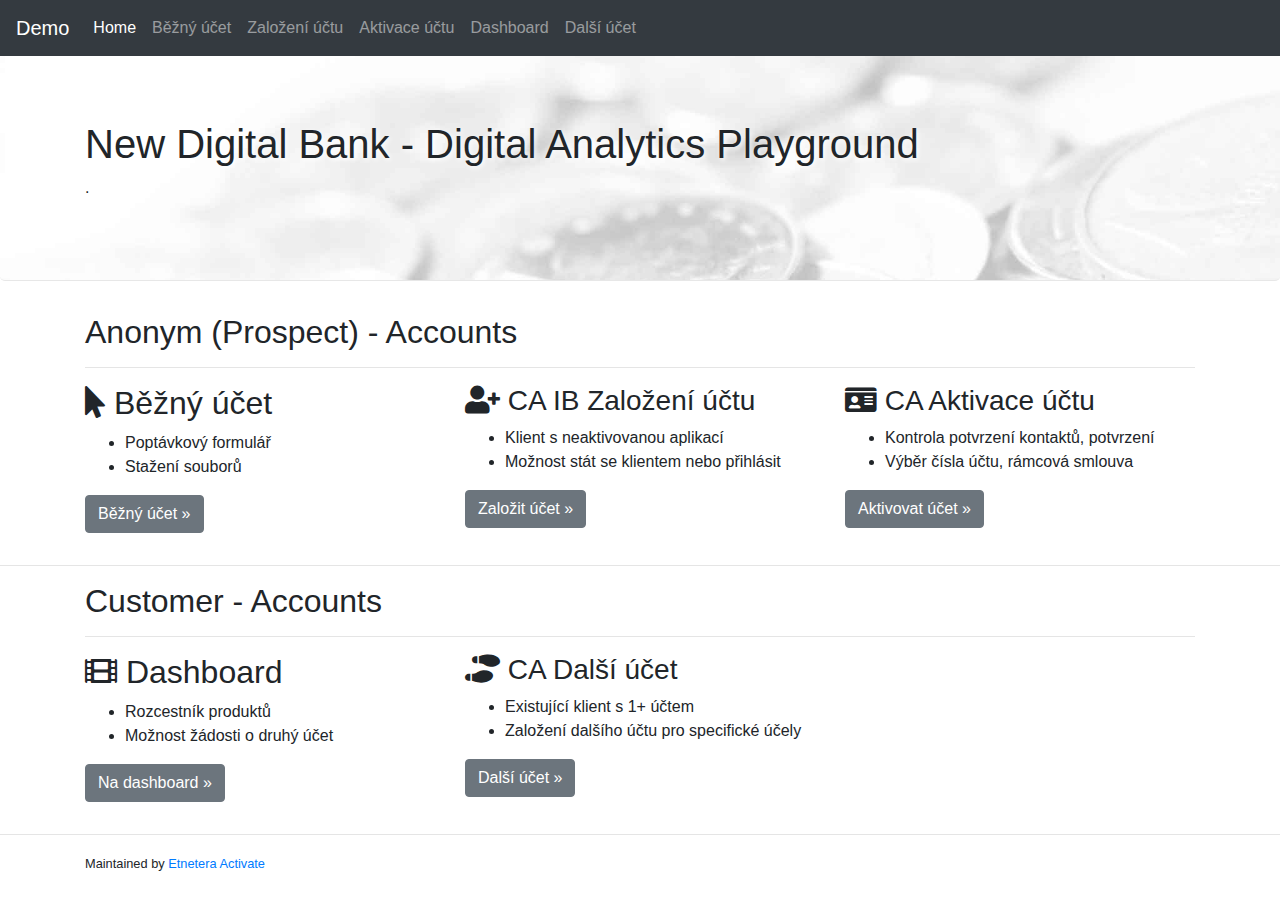
<file: index.html>
<!DOCTYPE html><html lang="en"><head><meta charset="utf-8"><meta name="viewport" content="width=device-width, initial-scale=1, shrink-to-fit=no"><meta name="description" content="Generated website to test analytics implementations."><meta name="author" content="Lukas Cech"><link rel="icon" href="favicon.ico"><link rel="apple-touch-icon" sizes="57x57" href="/assets/icons/apple-icon-57x57.png"><link rel="apple-touch-icon" sizes="60x60" href="/assets/icons/apple-icon-60x60.png"><link rel="apple-touch-icon" sizes="72x72" href="/assets/icons/apple-icon-72x72.png"><link rel="apple-touch-icon" sizes="76x76" href="/assets/icons/apple-icon-76x76.png"><link rel="apple-touch-icon" sizes="114x114" href="/assets/icons/apple-icon-114x114.png"><link rel="apple-touch-icon" sizes="120x120" href="/assets/icons/apple-icon-120x120.png"><link rel="apple-touch-icon" sizes="144x144" href="/assets/icons/apple-icon-144x144.png"><link rel="apple-touch-icon" sizes="152x152" href="/assets/icons/apple-icon-152x152.png"><link rel="apple-touch-icon" sizes="180x180" href="/assets/icons/apple-icon-180x180.png"><link rel="icon" type="image/png" sizes="192x192" href="/assets/icons/android-icon-192x192.png"><link rel="icon" type="image/png" sizes="32x32" href="/assets/icons/favicon-32x32.png"><link rel="icon" type="image/png" sizes="96x96" href="/assets/icons/favicon-96x96.png"><link rel="icon" type="image/png" sizes="16x16" href="/assets/icons/favicon-16x16.png"><link rel="manifest" href="/assets/icons/manifest.json"><meta name="msapplication-TileColor" content="#ffffff"><meta name="msapplication-TileImage" content="/assets/icons/ms-icon-144x144.png"><meta name="theme-color" content="#ffffff"><title>Web Analytics Demo - New Digital Bank - Digital Analytics Playground</title><link rel="stylesheet" href="/assets/css/bootstrap.min.css"><link rel="stylesheet" href="/assets/css/all.css"><link rel="stylesheet" href="/assets/css/styles.css"><!-- IE Hacks--><!--[if lt IE 9]><script src="/assets/js/ie8-responsive-file-warning.js"></script><![endif]--><script src="/assets/js/ie-emulation-modes-warning.js"></script><!-- IE10 viewport hack for Surface/desktop Windows 8 bug--><script src="/assets/js/ie10-viewport-bug-workaround.js"></script><!-- HTML5 shim and Respond.js IE8 support of HTML5 elements and media queries--><!--[if lt IE 9]><script src="https://oss.maxcdn.com/html5shiv/3.7.2/html5shiv.min.js"></script><script src="https://oss.maxcdn.com/respond/1.4.2/respond.min.js"></script><![endif]--><script src="/assets/js/init.js"></script><!-- Data Layer--><script type="text/javascript">dataLayer.push({ applicationContext: {application: "NDB", environment: "DEMO", language: "cs-CZ"} });dataLayer.push({ event: "view.screen", screenContext: {techName: "Homepage"} });</script><!-- Google Tag Manager--><script>(function (w, d, s, l, i) {
  w[l] = w[l] || [];
  w[l].push({'gtm.start': new Date().getTime(), event: 'gtm.js'});
  var f = d.getElementsByTagName(s)[0],
      j = d.createElement(s),
      dl = l != 'dataLayer' ? '&l=' + l : '';
  j.async = true;
  j.src = 'https://www.googletagmanager.com/gtm.js?id=' + i + dl;
  f.parentNode.insertBefore(j, f);
})(window, document, 'script', window.dataLayerName, 'GTM-TRL8D97');</script><!-- End Google Tag Manager--></head><body><nav class="navbar navbar-expand-md navbar-dark fixed-top bg-dark"><a class="navbar-brand" href="/">Demo</a><button class="navbar-toggler" type="button" data-toggle="collapse" data-target="#navbar" aria-controls="navbar" aria-expanded="false" aria-label="Toggle navigation"><span class="navbar-toggler-icon"></span></button><div class="collapse navbar-collapse" id="navbar"><ul class="navbar-nav mr-auto"><li class="active"><a class="nav-link" href="index.html">Home</a></li><li><a class="nav-link" href="product-detail.html">Běžný účet</a></li><li><a class="nav-link" href="ca-product-offer.html">Založení účtu</a></li><li><a class="nav-link" href="ca-activation.html">Aktivace účtu</a></li><li><a class="nav-link" href="dashboard.html">Dashboard</a></li><li><a class="nav-link" href="ca-additional-account.html">Další účet</a></li></ul></div></nav><main role="main"><!-- Main jumbotron for a primary marketing message or call to action--><div class="jumbotron"><div class="container"><h1>New Digital Bank - Digital Analytics Playground</h1><p>.</p>
</div></div><div class="container"><div class="row"><div class="col-md-12"><h2>Anonym (Prospect) - Accounts</h2><hr></div></div><div class="row"><div class="col-md-4"><h2><i class="fas fa-mouse-pointer" aria-hidden="true"></i> Běžný účet</h2><ul><li>Poptávkový formulář</li><li>Stažení souborů</li></ul><p><a class="btn btn-secondary" href="product-detail.html" role="button">Běžný účet &raquo;</a></p></div><div class="col-md-4"><h3><i class="fas fa-user-plus" aria-hidden="true"></i> CA IB Založení účtu</h3><ul><li>Klient s neaktivovanou aplikací</li><li>Možnost stát se klientem nebo přihlásit</li></ul><p><a class="btn btn-secondary" href="ca-product-offer.html" role="button">Založit účet &raquo;</a></p></div><div class="col-md-4"><h3><i class="fas fa-id-card" aria-hidden="true"></i> CA Aktivace účtu</h3><ul><li>Kontrola potvrzení kontaktů, potvrzení</li><li>Výběr čísla účtu, rámcová smlouva</li></ul><p><a class="btn btn-secondary" href="ca-activation.html" role="button">Aktivovat účet &raquo;</a></p></div></div></div><!-- /container--><hr><div class="container"><div class="row"><div class="col-md-12"><h2>Customer - Accounts</h2><hr></div></div><div class="row"><div class="col-md-4"><h2><i class="fas fa-film" aria-hidden="true"></i> Dashboard</h2><ul><li>Rozcestník produktů</li><li>Možnost žádosti o druhý účet</li></ul><p><a class="btn btn-secondary" href="dashboard.html" role="button">Na dashboard &raquo;</a></p></div><div class="col-md-4"><h3><i class="fas fa-shoe-prints" aria-hidden="true"></i> CA Další účet</h3><ul><li>Existující klient s 1+ účtem</li><li>Založení dalšího účtu pro specifické účely</li></ul><p><a class="btn btn-secondary" href="ca-additional-account.html" role="button">Další účet &raquo;</a></p></div><div class="col-md-4"></div></div></div><!-- /container--><hr></main><footer class="container"><p><small>Maintained by <a href='https://activate.cz'>Etnetera Activate</a></small></p></footer><!-- /container--><script src="https://code.jquery.com/jquery-3.4.1.slim.min.js" integrity="sha256-pasqAKBDmFT4eHoN2ndd6lN370kFiGUFyTiUHWhU7k8=" crossorigin="anonymous"></script><script>window.jQuery || document.write('<script src="/assets/js/jquery-3.4.1.slim.min.js"><\\/script>')</script><script src="/assets/js/bootstrap.bundle.min.js"></script><script src="/assets/js/app.js"></script></body></html>
</file>
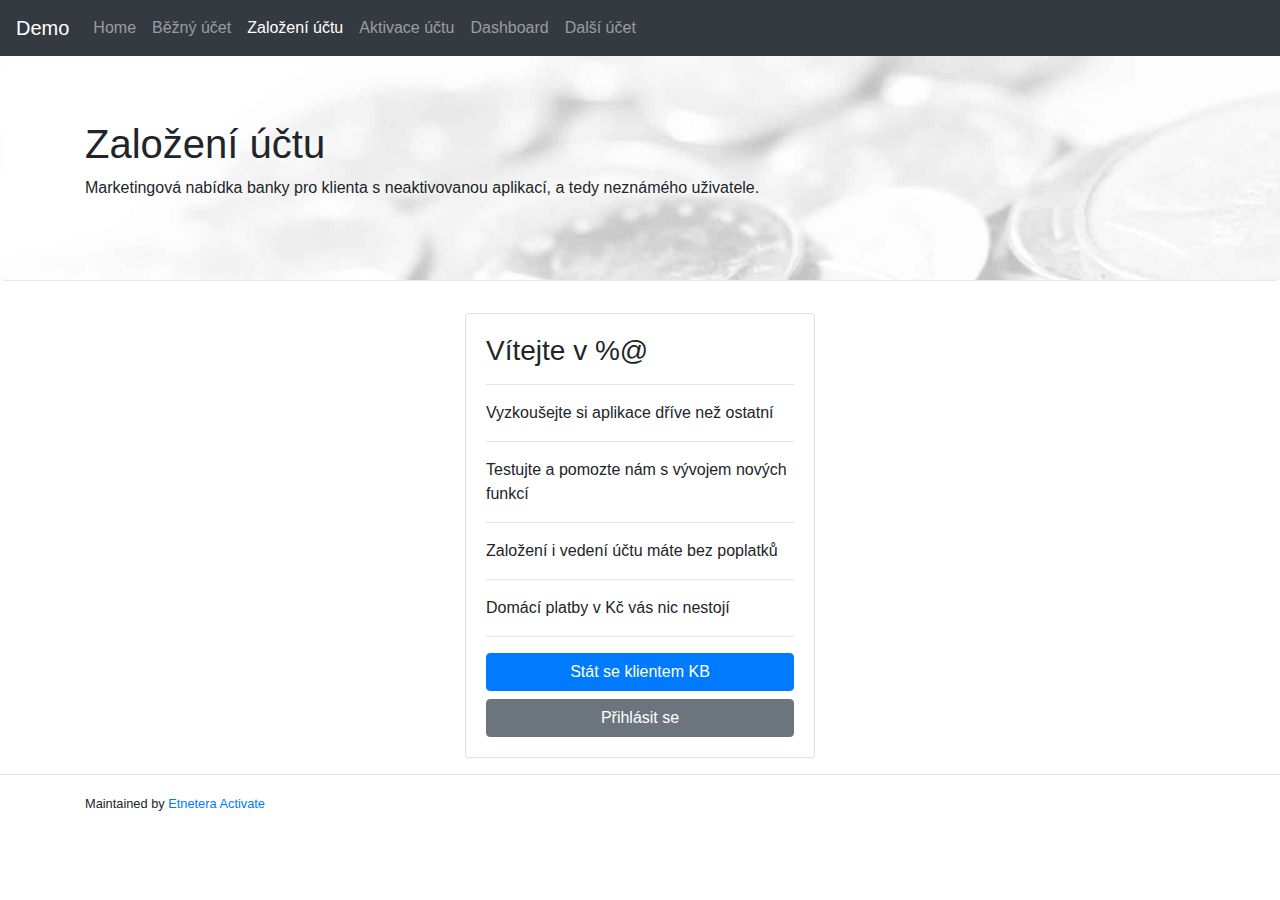
<file: ca-product-offer.html>
<!DOCTYPE html><html lang="en"><head><meta charset="utf-8"><meta name="viewport" content="width=device-width, initial-scale=1, shrink-to-fit=no"><meta name="description" content="Generated website to test analytics implementations."><meta name="author" content="Lukas Cech"><link rel="icon" href="favicon.ico"><link rel="apple-touch-icon" sizes="57x57" href="/assets/icons/apple-icon-57x57.png"><link rel="apple-touch-icon" sizes="60x60" href="/assets/icons/apple-icon-60x60.png"><link rel="apple-touch-icon" sizes="72x72" href="/assets/icons/apple-icon-72x72.png"><link rel="apple-touch-icon" sizes="76x76" href="/assets/icons/apple-icon-76x76.png"><link rel="apple-touch-icon" sizes="114x114" href="/assets/icons/apple-icon-114x114.png"><link rel="apple-touch-icon" sizes="120x120" href="/assets/icons/apple-icon-120x120.png"><link rel="apple-touch-icon" sizes="144x144" href="/assets/icons/apple-icon-144x144.png"><link rel="apple-touch-icon" sizes="152x152" href="/assets/icons/apple-icon-152x152.png"><link rel="apple-touch-icon" sizes="180x180" href="/assets/icons/apple-icon-180x180.png"><link rel="icon" type="image/png" sizes="192x192" href="/assets/icons/android-icon-192x192.png"><link rel="icon" type="image/png" sizes="32x32" href="/assets/icons/favicon-32x32.png"><link rel="icon" type="image/png" sizes="96x96" href="/assets/icons/favicon-96x96.png"><link rel="icon" type="image/png" sizes="16x16" href="/assets/icons/favicon-16x16.png"><link rel="manifest" href="/assets/icons/manifest.json"><meta name="msapplication-TileColor" content="#ffffff"><meta name="msapplication-TileImage" content="/assets/icons/ms-icon-144x144.png"><meta name="theme-color" content="#ffffff"><title>Web Analytics Demo - Založení účtu</title><link rel="stylesheet" href="/assets/css/bootstrap.min.css"><link rel="stylesheet" href="/assets/css/all.css"><link rel="stylesheet" href="/assets/css/styles.css"><!-- IE Hacks--><!--[if lt IE 9]><script src="/assets/js/ie8-responsive-file-warning.js"></script><![endif]--><script src="/assets/js/ie-emulation-modes-warning.js"></script><!-- IE10 viewport hack for Surface/desktop Windows 8 bug--><script src="/assets/js/ie10-viewport-bug-workaround.js"></script><!-- HTML5 shim and Respond.js IE8 support of HTML5 elements and media queries--><!--[if lt IE 9]><script src="https://oss.maxcdn.com/html5shiv/3.7.2/html5shiv.min.js"></script><script src="https://oss.maxcdn.com/respond/1.4.2/respond.min.js"></script><![endif]--><script src="/assets/js/init.js"></script><!-- Data Layer--><script type="text/javascript">dataLayer.push({ applicationContext: {application: "NDB", environment: "DEMO", language: "cs-CZ"} });var loggedInUser = localStorage.getItem("loggedInUser");
if (loggedInUser !== null) {
  document.location = "/dashboard.html";
}
var applicationId = localStorage.getItem("applicationId");
if (applicationId === null) {
  applicationId = generatePushID();
  localStorage.setItem("applicationId", applicationId);
}
dataLayer.push({ event: event: "view.screen", screenContext: {techName: "Zalozeni uctu"} });
dataLayer.push({ event: "windowFlowStep", productContext: { productId: "Bezny ucet"}, windowFlowContext: {windowFlow: "Zalozeni BU", step: "Popis produktu"}, applicationId: applicationId });</script><!-- Google Tag Manager--><script>(function (w, d, s, l, i) {
  w[l] = w[l] || [];
  w[l].push({'gtm.start': new Date().getTime(), event: 'gtm.js'});
  var f = d.getElementsByTagName(s)[0],
      j = d.createElement(s),
      dl = l != 'dataLayer' ? '&l=' + l : '';
  j.async = true;
  j.src = 'https://www.googletagmanager.com/gtm.js?id=' + i + dl;
  f.parentNode.insertBefore(j, f);
})(window, document, 'script', window.dataLayerName, 'GTM-TRL8D97');</script><!-- End Google Tag Manager--></head><body><nav class="navbar navbar-expand-md navbar-dark fixed-top bg-dark"><a class="navbar-brand" href="/">Demo</a><button class="navbar-toggler" type="button" data-toggle="collapse" data-target="#navbar" aria-controls="navbar" aria-expanded="false" aria-label="Toggle navigation"><span class="navbar-toggler-icon"></span></button><div class="collapse navbar-collapse" id="navbar"><ul class="navbar-nav mr-auto"><li><a class="nav-link" href="index.html">Home</a></li><li><a class="nav-link" href="product-detail.html">Běžný účet</a></li><li class="active"><a class="nav-link" href="ca-product-offer.html">Založení účtu</a></li><li><a class="nav-link" href="ca-activation.html">Aktivace účtu</a></li><li><a class="nav-link" href="dashboard.html">Dashboard</a></li><li><a class="nav-link" href="ca-additional-account.html">Další účet</a></li></ul></div></nav><main role="main"><!-- Main jumbotron for a primary marketing message or call to action--><div class="jumbotron"><div class="container"><h1>Založení účtu</h1><p>Marketingová nabídka banky pro klienta s neaktivovanou aplikací, a tedy neznámého uživatele.</p>
</div></div><div class="container"><div class="row justify-content-md-center"><div class="col-md-4"><div class="card"><div class="card-body"><h3>Vítejte v %@</h3><hr><p>Vyzkoušejte si aplikace dříve než ostatní</p><hr><p>Testujte a pomozte nám s vývojem nových funkcí</p><hr><p>Založení i vedení účtu máte bez poplatků</p><hr><p>Domácí platby v Kč vás nic nestojí</p><hr><div class="mb-2"><a class="btn btn-primary btn-block" href="ca-activation.html" role="button">Stát se klientem KB</a></div><div><a class="btn btn-secondary btn-block" href="login.html" role="button">Přihlásit se</a></div></div></div></div></div></div><hr></main><footer class="container"><p><small>Maintained by <a href='https://activate.cz'>Etnetera Activate</a></small></p></footer><!-- /container--><script src="https://code.jquery.com/jquery-3.4.1.slim.min.js" integrity="sha256-pasqAKBDmFT4eHoN2ndd6lN370kFiGUFyTiUHWhU7k8=" crossorigin="anonymous"></script><script>window.jQuery || document.write('<script src="/assets/js/jquery-3.4.1.slim.min.js"><\\/script>')</script><script src="/assets/js/bootstrap.bundle.min.js"></script><script src="/assets/js/app.js"></script></body></html>
</file>
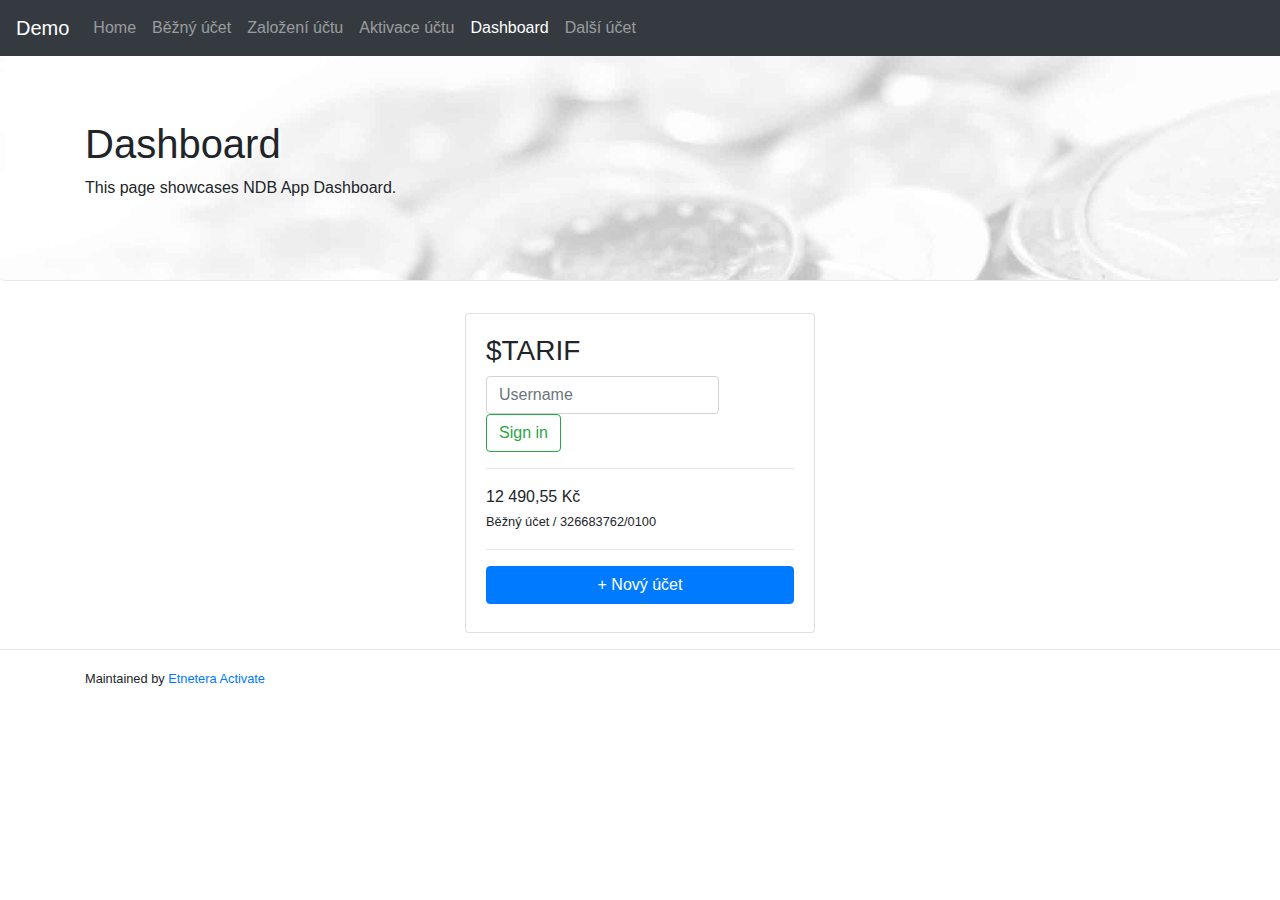
<file: dashboard.html>
<!DOCTYPE html><html lang="en"><head><meta charset="utf-8"><meta name="viewport" content="width=device-width, initial-scale=1, shrink-to-fit=no"><meta name="description" content="Generated website to test analytics implementations."><meta name="author" content="Lukas Cech"><link rel="icon" href="favicon.ico"><link rel="apple-touch-icon" sizes="57x57" href="/assets/icons/apple-icon-57x57.png"><link rel="apple-touch-icon" sizes="60x60" href="/assets/icons/apple-icon-60x60.png"><link rel="apple-touch-icon" sizes="72x72" href="/assets/icons/apple-icon-72x72.png"><link rel="apple-touch-icon" sizes="76x76" href="/assets/icons/apple-icon-76x76.png"><link rel="apple-touch-icon" sizes="114x114" href="/assets/icons/apple-icon-114x114.png"><link rel="apple-touch-icon" sizes="120x120" href="/assets/icons/apple-icon-120x120.png"><link rel="apple-touch-icon" sizes="144x144" href="/assets/icons/apple-icon-144x144.png"><link rel="apple-touch-icon" sizes="152x152" href="/assets/icons/apple-icon-152x152.png"><link rel="apple-touch-icon" sizes="180x180" href="/assets/icons/apple-icon-180x180.png"><link rel="icon" type="image/png" sizes="192x192" href="/assets/icons/android-icon-192x192.png"><link rel="icon" type="image/png" sizes="32x32" href="/assets/icons/favicon-32x32.png"><link rel="icon" type="image/png" sizes="96x96" href="/assets/icons/favicon-96x96.png"><link rel="icon" type="image/png" sizes="16x16" href="/assets/icons/favicon-16x16.png"><link rel="manifest" href="/assets/icons/manifest.json"><meta name="msapplication-TileColor" content="#ffffff"><meta name="msapplication-TileImage" content="/assets/icons/ms-icon-144x144.png"><meta name="theme-color" content="#ffffff"><title>Web Analytics Demo - Dashboard</title><link rel="stylesheet" href="/assets/css/bootstrap.min.css"><link rel="stylesheet" href="/assets/css/all.css"><link rel="stylesheet" href="/assets/css/styles.css"><!-- IE Hacks--><!--[if lt IE 9]><script src="/assets/js/ie8-responsive-file-warning.js"></script><![endif]--><script src="/assets/js/ie-emulation-modes-warning.js"></script><!-- IE10 viewport hack for Surface/desktop Windows 8 bug--><script src="/assets/js/ie10-viewport-bug-workaround.js"></script><!-- HTML5 shim and Respond.js IE8 support of HTML5 elements and media queries--><!--[if lt IE 9]><script src="https://oss.maxcdn.com/html5shiv/3.7.2/html5shiv.min.js"></script><script src="https://oss.maxcdn.com/respond/1.4.2/respond.min.js"></script><![endif]--><script src="/assets/js/init.js"></script><!-- Data Layer--><script type="text/javascript">dataLayer.push({ applicationContext: {application: "NDB", environment: "DEMO", language: "cs-CZ"} });var loggedInUser = localStorage.getItem("loggedInUser");
if (loggedInUser === null) {
  document.location = "/ca-product-offer.html";
}
dataLayer.push({ event: event: "view.screen", screenContext: {techName: "Dashboard"} });</script><!-- Google Tag Manager--><script>(function (w, d, s, l, i) {
  w[l] = w[l] || [];
  w[l].push({'gtm.start': new Date().getTime(), event: 'gtm.js'});
  var f = d.getElementsByTagName(s)[0],
      j = d.createElement(s),
      dl = l != 'dataLayer' ? '&l=' + l : '';
  j.async = true;
  j.src = 'https://www.googletagmanager.com/gtm.js?id=' + i + dl;
  f.parentNode.insertBefore(j, f);
})(window, document, 'script', window.dataLayerName, 'GTM-TRL8D97');</script><!-- End Google Tag Manager--></head><body><nav class="navbar navbar-expand-md navbar-dark fixed-top bg-dark"><a class="navbar-brand" href="/">Demo</a><button class="navbar-toggler" type="button" data-toggle="collapse" data-target="#navbar" aria-controls="navbar" aria-expanded="false" aria-label="Toggle navigation"><span class="navbar-toggler-icon"></span></button><div class="collapse navbar-collapse" id="navbar"><ul class="navbar-nav mr-auto"><li><a class="nav-link" href="index.html">Home</a></li><li><a class="nav-link" href="product-detail.html">Běžný účet</a></li><li><a class="nav-link" href="ca-product-offer.html">Založení účtu</a></li><li><a class="nav-link" href="ca-activation.html">Aktivace účtu</a></li><li class="active"><a class="nav-link" href="dashboard.html">Dashboard</a></li><li><a class="nav-link" href="ca-additional-account.html">Další účet</a></li></ul></div></nav><main role="main"><!-- Main jumbotron for a primary marketing message or call to action--><div class="jumbotron"><div class="container"><h1>Dashboard</h1><p>This page showcases NDB App Dashboard.</p>
</div></div><div class="container"><div class="row justify-content-md-center"><div class="col-md-4"><div class="card"><div class="card-body"><h3>$TARIF</h3><form class="form-inline my-2 my-lg-0" id="loginForm" role="form" style="display:none"><input class="form-control mr-sm-2" type="text" name="username" placeholder="Username" autocomplete="username"> <button class="btn btn-outline-success my-2 my-sm-0" type="submit">Sign in</button></form><hr><p>12&nbsp;490,55 Kč<br><small>Běžný účet / 326683762/0100</small></p><hr><div class="mb-2"><a class="btn btn-primary btn-block" href="ca-additional-account.html" role="button">+ Nový účet</a></div></div></div></div></div></div><hr></main><footer class="container"><p><small>Maintained by <a href='https://activate.cz'>Etnetera Activate</a></small></p></footer><!-- /container--><script src="https://code.jquery.com/jquery-3.4.1.slim.min.js" integrity="sha256-pasqAKBDmFT4eHoN2ndd6lN370kFiGUFyTiUHWhU7k8=" crossorigin="anonymous"></script><script>window.jQuery || document.write('<script src="/assets/js/jquery-3.4.1.slim.min.js"><\\/script>')</script><script src="/assets/js/bootstrap.bundle.min.js"></script><script src="/assets/js/app.js"></script></body></html>
</file>
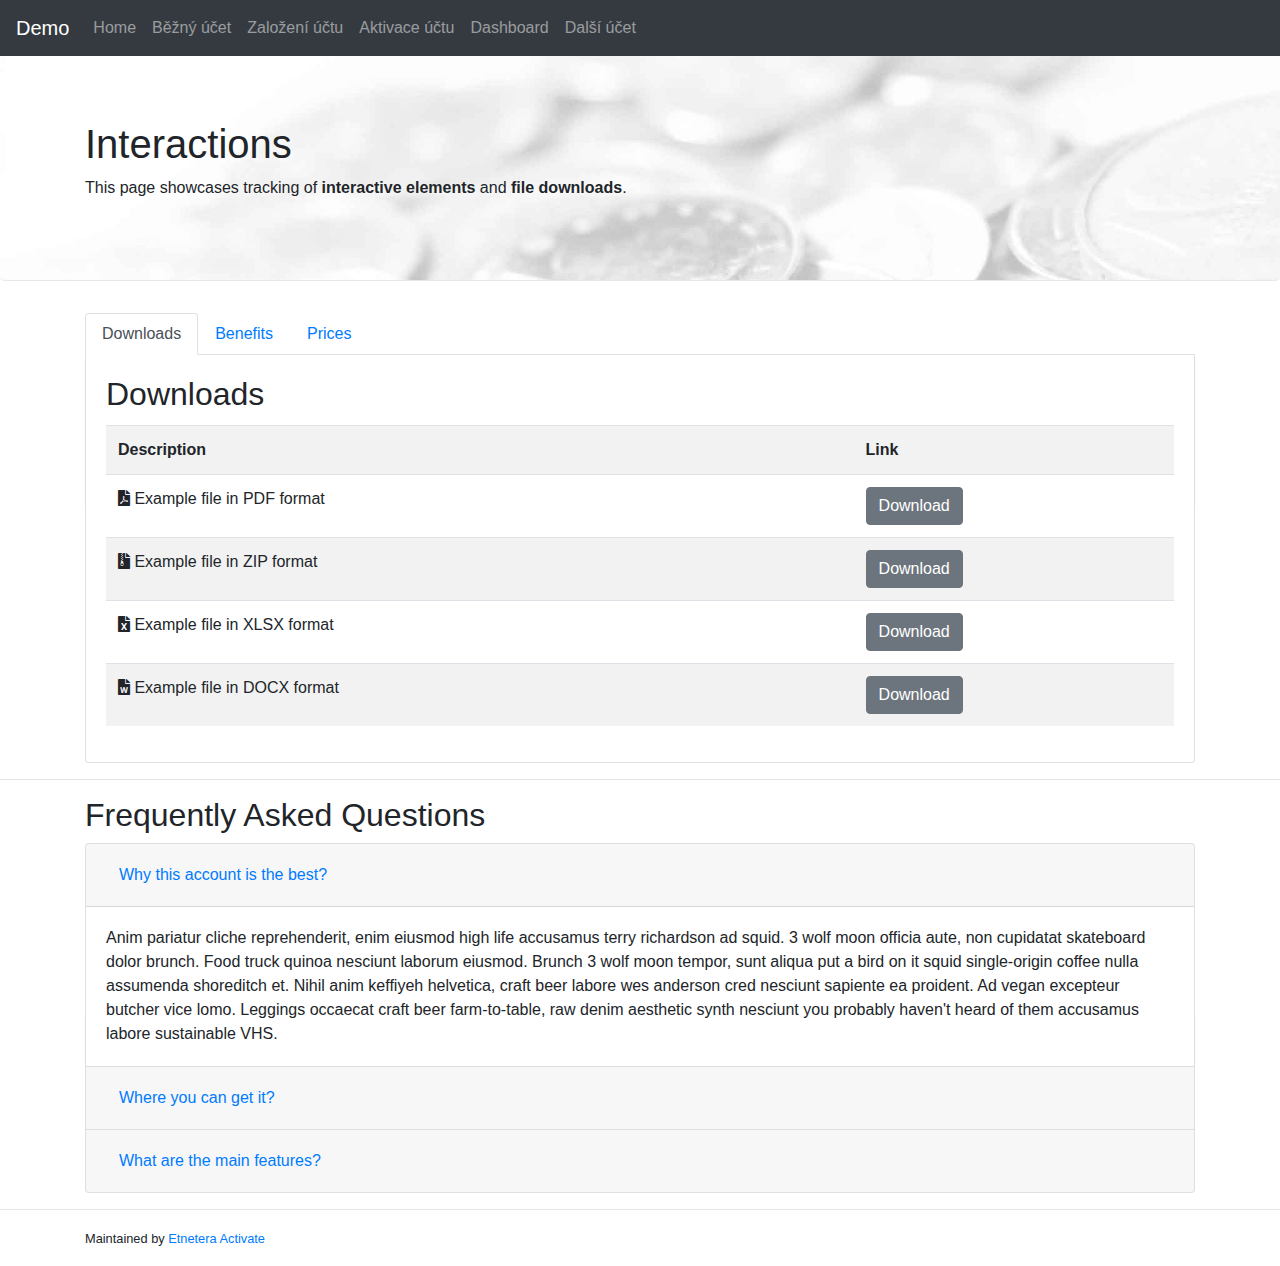
<file: interactions.html>
<!DOCTYPE html><html lang="en"><head><meta charset="utf-8"><meta name="viewport" content="width=device-width, initial-scale=1, shrink-to-fit=no"><meta name="description" content="Generated website to test analytics implementations."><meta name="author" content="Lukas Cech"><link rel="icon" href="favicon.ico"><link rel="apple-touch-icon" sizes="57x57" href="/assets/icons/apple-icon-57x57.png"><link rel="apple-touch-icon" sizes="60x60" href="/assets/icons/apple-icon-60x60.png"><link rel="apple-touch-icon" sizes="72x72" href="/assets/icons/apple-icon-72x72.png"><link rel="apple-touch-icon" sizes="76x76" href="/assets/icons/apple-icon-76x76.png"><link rel="apple-touch-icon" sizes="114x114" href="/assets/icons/apple-icon-114x114.png"><link rel="apple-touch-icon" sizes="120x120" href="/assets/icons/apple-icon-120x120.png"><link rel="apple-touch-icon" sizes="144x144" href="/assets/icons/apple-icon-144x144.png"><link rel="apple-touch-icon" sizes="152x152" href="/assets/icons/apple-icon-152x152.png"><link rel="apple-touch-icon" sizes="180x180" href="/assets/icons/apple-icon-180x180.png"><link rel="icon" type="image/png" sizes="192x192" href="/assets/icons/android-icon-192x192.png"><link rel="icon" type="image/png" sizes="32x32" href="/assets/icons/favicon-32x32.png"><link rel="icon" type="image/png" sizes="96x96" href="/assets/icons/favicon-96x96.png"><link rel="icon" type="image/png" sizes="16x16" href="/assets/icons/favicon-16x16.png"><link rel="manifest" href="/assets/icons/manifest.json"><meta name="msapplication-TileColor" content="#ffffff"><meta name="msapplication-TileImage" content="/assets/icons/ms-icon-144x144.png"><meta name="theme-color" content="#ffffff"><title>Web Analytics Demo - Interactions</title><link rel="stylesheet" href="/assets/css/bootstrap.min.css"><link rel="stylesheet" href="/assets/css/all.css"><link rel="stylesheet" href="/assets/css/styles.css"><!-- IE Hacks--><!--[if lt IE 9]><script src="/assets/js/ie8-responsive-file-warning.js"></script><![endif]--><script src="/assets/js/ie-emulation-modes-warning.js"></script><!-- IE10 viewport hack for Surface/desktop Windows 8 bug--><script src="/assets/js/ie10-viewport-bug-workaround.js"></script><!-- HTML5 shim and Respond.js IE8 support of HTML5 elements and media queries--><!--[if lt IE 9]><script src="https://oss.maxcdn.com/html5shiv/3.7.2/html5shiv.min.js"></script><script src="https://oss.maxcdn.com/respond/1.4.2/respond.min.js"></script><![endif]--><script src="/assets/js/init.js"></script><!-- Data Layer--><script type="text/javascript">dataLayer.push({ applicationContext: {application: "NDB", environment: "DEMO", language: "cs-CZ"} });dataLayer.push({ event: event: "view.screen", screenContext: {techName: "Detail produktu"} });</script><!-- Google Tag Manager--><script>(function (w, d, s, l, i) {
  w[l] = w[l] || [];
  w[l].push({'gtm.start': new Date().getTime(), event: 'gtm.js'});
  var f = d.getElementsByTagName(s)[0],
      j = d.createElement(s),
      dl = l != 'dataLayer' ? '&l=' + l : '';
  j.async = true;
  j.src = 'https://www.googletagmanager.com/gtm.js?id=' + i + dl;
  f.parentNode.insertBefore(j, f);
})(window, document, 'script', window.dataLayerName, 'GTM-TRL8D97');</script><!-- End Google Tag Manager--></head><body><nav class="navbar navbar-expand-md navbar-dark fixed-top bg-dark"><a class="navbar-brand" href="/">Demo</a><button class="navbar-toggler" type="button" data-toggle="collapse" data-target="#navbar" aria-controls="navbar" aria-expanded="false" aria-label="Toggle navigation"><span class="navbar-toggler-icon"></span></button><div class="collapse navbar-collapse" id="navbar"><ul class="navbar-nav mr-auto"><li><a class="nav-link" href="index.html">Home</a></li><li><a class="nav-link" href="product-detail.html">Běžný účet</a></li><li><a class="nav-link" href="ca-product-offer.html">Založení účtu</a></li><li><a class="nav-link" href="ca-activation.html">Aktivace účtu</a></li><li><a class="nav-link" href="dashboard.html">Dashboard</a></li><li><a class="nav-link" href="ca-additional-account.html">Další účet</a></li></ul></div></nav><main role="main"><!-- Main jumbotron for a primary marketing message or call to action--><div class="jumbotron"><div class="container"><h1>Interactions</h1><p>This page showcases tracking of <strong>interactive elements</strong> and <strong>file downloads</strong>.</p>
</div></div><div class="section" id="interactions"><div class="container"><!-- Nav tabs--><ul class="nav nav-tabs" role="tablist"><li class="nav-item"><a class="nav-link active" href="#downloads" aria-controls="downloads" role="tab" data-toggle="tab">Downloads</a></li><li class="nav-item"><a class="nav-link" href="#benefits" aria-controls="benefits" role="tab" data-toggle="tab">Benefits</a></li><li class="nav-item"><a class="nav-link" href="#prices" aria-controls="prices" role="tab" data-toggle="tab">Prices</a></li></ul><!-- Tab panes--><div class="tab-content card"><div class="tab-pane active" id="downloads" role="tabpanel"><div class="card-body"><h2 class="card-title">Downloads</h2><table class="table table-striped table-hover"><tbody><tr><th style="width:70%;">Description</th><th style="width:30%;">Link</th></tr><tr><td><span class="fas fa-file-pdf"></span> 
Example file in PDF format</td><td><a class="btn btn-secondary download" href="/assets/files/test.pdf">Download</a></td></tr><tr><td><span class="fas fa-file-archive"></span> 
Example file in ZIP format</td><td><a class="btn btn-secondary download" href="/assets/files/test.zip">Download</a></td></tr><tr><td><span class="fas fa-file-excel"></span> 
Example file in XLSX format</td><td><a class="btn btn-secondary download" href="/assets/files/test.xlsx">Download</a></td></tr><tr><td><span class="fas fa-file-word"></span> 
Example file in DOCX format</td><td><a class="btn btn-secondary download" href="/assets/files/test.docx">Download</a></td></tr></tbody></table></div></div><div class="tab-pane" id="benefits" role="tabpanel"><div class="card-body"><h2 class="card-title">Benefits</h2><p>The distinction between the terms <em>benefits</em> and <em>features</em> is an important concept in developing and marketing a product or service.
<em>Features</em> are characteristics that your product or service does or has. For example, some ovens include features such as self-cleaning, smooth stovetops, warming bins, or convection capabilities.<p><em>Benefits</em> are the reasons customers buy the product or service. For example, the benefits of some ovens to buyers include safety, ease of use, affordability, or—in the case of many ovens that feature stainless steel casings—prestige.</p><p>Just like products, services differ from one another in having distinctive features and benefits, though these differences may not always be so obvious to potential customers. One building contractor may use master painters while a second uses laborers to paint. Both will tell you they do painting, but one has master painters (a feature) and produces a better-looking paint job (a definite benefit).</p><p>Every product or service has a purpose. For example, the purpose of an oven is to bake raw food, but not all ovens have the same features and benefits.</p><p>The uniqueness of a product or service can set it apart from the competition. Features can communicate the capability of a product or service. But features are only valuable if customers see those particular features as valuable. You want products or services with features which customers perceive as valuable benefits. By highlighting benefits in marketing and sales efforts, you’ll increase your sales and profits.</p><p>It’s important to remember that customers buy products and services because they want to solve a problem or meet a need. Consciously or unconsciously, your customers will always be asking the question, “What’s in it for me?” Your product and service offerings have to deliver solutions and satisfy needs, or they won’t be successful.</p><p>Given that benefits are ultimately more important to your customers than features, it is imperative that you understand the benefits your products and services provide, emphasize these benefits in your sales efforts, and update your products and services when new or additional benefits are desired by your customers.</p><p>Think about how automotive manufacturers advertise. To sell minivans, they don’t emphasize the layout of the vehicle or its carrying capacity. They show images of happy families loading their kids, sports equipment, and toys into the vehicle. They emphasize the benefits above and beyond the features.</p><p>Here are some other examples emphasizing benefits beyond the features:</p><ul><li>A Web site shopping cart vendor who offers hosted solutions to medium-sized businesses can emphasize the convenience and time-savings of not having to maintain a Web site. It’s selling convenience, not software.</li><li>A carpet company might be more successful if it illustrated how its carpets could help create attractively decorated interiors. Pictures of beautiful rooms could be more beneficial than a stack of carpet samples or a list of fabric features. It’s selling beauty, not carpets.</li><li>A consulting company might focus its marketing efforts by highlighting its end product—improved performance and increased profits—not its consulting methods. It’s selling profitability, not consulting.</li><li>A manufacturer of computer printers might emphasize less hassle or less wasted time rather than emphasizing reliability or quality. It’s selling ease-of-use, not printers, and not quality.</li><li>A salmon fishery might emphasize the health benefits of eating salmon. It’s selling health, not fish.</li></ul><h3>When Do Features Matter the Most?</h3><p>Features always matter because they provide your customers with hints about how well your product or service will deliver its benefits. Although benefits are generally more important than features, there are some times when features make all the difference:</p><ul><li>When all the products in a category provide the same basic benefits, a unique feature may provide a competitive advantage. For example, when all boom boxes played tapes and CDs, the one with the bass booster stood out even though the benefit to the consumer was minimal. As another example, when all leadership consultants referred to similar performance improvement outcomes, the ones who developed online diagnostic tools distinguished their work from competitors.</li><li>When products or services can be easily compared with competitors’—as the Internet makes increasingly possible—consumers can choose products and services with the most features. Thus, even though most cell phones will provide its owner with the same general benefits for communication, a person considering which cell phone to buy may not choose a certain model if it is missing a feature not found on a competitor’s phone. For example, if one phone has Bluetooth connectivity and a second one does not, consumers may choose the one with this extra feature even if they don’t even know what Bluetooth connectivity is. It’s not that such connectivity is important, it’s just that it is so easy to compare the feature sets.</li></ul></p></div></div><div class="tab-pane" id="prices" role="tabpanel"><div class="card-body"><h2 class="card-title">Prices</h2></div></div></div></div></div><hr><div class="section"><div class="container"><h2>Frequently Asked Questions</h2><div class="accordion" id="accordion"><div class="card"><div class="card-header" id="headingOne"><h3 class="mb-0"><button class="btn btn-link" data-toggle="collapse" data-target="#collapseOne" aria-expanded="true" aria-controls="collapseOne"> Why this account is the best?</button></h3></div><div class="collapse show" id="collapseOne" data-title="#headingOne" aria-labelledby="headingOne" data-parent="#accordion"><div class="card-body">Anim pariatur cliche reprehenderit, enim eiusmod high life accusamus terry richardson ad squid. 3 wolf moon officia aute, non cupidatat skateboard dolor brunch. Food truck quinoa nesciunt laborum eiusmod. Brunch 3 wolf moon tempor, sunt aliqua put a bird on it squid single-origin coffee nulla assumenda shoreditch et. Nihil anim keffiyeh helvetica, craft beer labore wes anderson cred nesciunt sapiente ea proident. Ad vegan excepteur butcher vice lomo. Leggings occaecat craft beer farm-to-table, raw denim aesthetic synth nesciunt you probably haven't heard of them accusamus labore sustainable VHS.</div></div></div><div class="card"><div class="card-header" id="headingTwo"><h3 class="mb-0"><button class="btn btn-link" data-toggle="collapse" data-target="#collapseTwo" aria-expanded="false" aria-controls="collapseTwo"> Where you can get it?</button></h3></div><div class="collapse" id="collapseTwo" data-title="#headingTwo" #aria-labelledby="headingTwo" data-parent="#accordion"><div class="card-body">Anim pariatur cliche reprehenderit, enim eiusmod high life accusamus terry richardson ad squid. 3 wolf moon officia aute, non cupidatat skateboard dolor brunch. Food truck quinoa nesciunt laborum eiusmod. Brunch 3 wolf moon tempor, sunt aliqua put a bird on it squid single-origin coffee nulla assumenda shoreditch et. Nihil anim keffiyeh helvetica, craft beer labore wes anderson cred nesciunt sapiente ea proident. Ad vegan excepteur butcher vice lomo. Leggings occaecat craft beer farm-to-table, raw denim aesthetic synth nesciunt you probably haven't heard of them accusamus labore sustainable VHS.</div></div></div><div class="card"><div class="card-header" id="headingThree"><h3 class="mb-0"><button class="btn btn-link" data-toggle="collapse" data-target="#collapseThree" aria-expanded="false" aria-controls="collapseThree"> What are the main features?</button></h3></div><div class="collapse" id="collapseThree" data-title="#headingThree" aria-labelledby="headingThree" data-parent="#accordion"><div class="card-body">Anim pariatur cliche reprehenderit, enim eiusmod high life accusamus terry richardson ad squid. 3 wolf moon officia aute, non cupidatat skateboard dolor brunch. Food truck quinoa nesciunt laborum eiusmod. Brunch 3 wolf moon tempor, sunt aliqua put a bird on it squid single-origin coffee nulla assumenda shoreditch et. Nihil anim keffiyeh helvetica, craft beer labore wes anderson cred nesciunt sapiente ea proident. Ad vegan excepteur butcher vice lomo. Leggings occaecat craft beer farm-to-table, raw denim aesthetic synth nesciunt you probably haven't heard of them accusamus labore sustainable VHS.</div></div></div></div></div></div><hr></main><footer class="container"><p><small>Maintained by <a href='https://activate.cz'>Etnetera Activate</a></small></p></footer><!-- /container--><script src="https://code.jquery.com/jquery-3.4.1.slim.min.js" integrity="sha256-pasqAKBDmFT4eHoN2ndd6lN370kFiGUFyTiUHWhU7k8=" crossorigin="anonymous"></script><script>window.jQuery || document.write('<script src="/assets/js/jquery-3.4.1.slim.min.js"><\\/script>')</script><script src="/assets/js/bootstrap.bundle.min.js"></script><script src="/assets/js/app.js"></script></body></html>
</file>
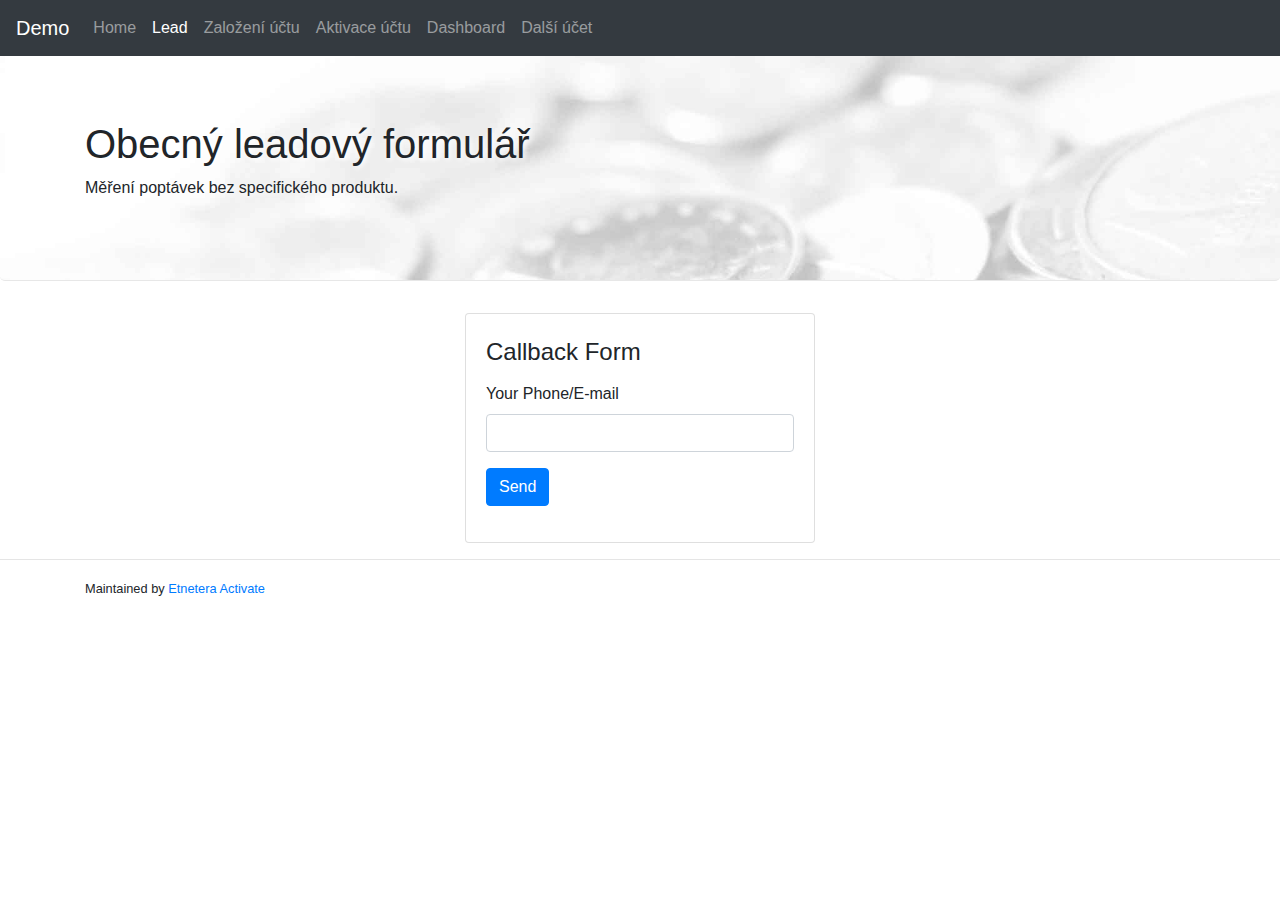
<file: lead.html>
<!DOCTYPE html><html lang="en"><head><meta charset="utf-8"><meta name="viewport" content="width=device-width, initial-scale=1, shrink-to-fit=no"><meta name="description" content="Generated website to test analytics implementations."><meta name="author" content="Lukas Cech"><link rel="icon" href="favicon.ico"><link rel="apple-touch-icon" sizes="57x57" href="/assets/icons/apple-icon-57x57.png"><link rel="apple-touch-icon" sizes="60x60" href="/assets/icons/apple-icon-60x60.png"><link rel="apple-touch-icon" sizes="72x72" href="/assets/icons/apple-icon-72x72.png"><link rel="apple-touch-icon" sizes="76x76" href="/assets/icons/apple-icon-76x76.png"><link rel="apple-touch-icon" sizes="114x114" href="/assets/icons/apple-icon-114x114.png"><link rel="apple-touch-icon" sizes="120x120" href="/assets/icons/apple-icon-120x120.png"><link rel="apple-touch-icon" sizes="144x144" href="/assets/icons/apple-icon-144x144.png"><link rel="apple-touch-icon" sizes="152x152" href="/assets/icons/apple-icon-152x152.png"><link rel="apple-touch-icon" sizes="180x180" href="/assets/icons/apple-icon-180x180.png"><link rel="icon" type="image/png" sizes="192x192" href="/assets/icons/android-icon-192x192.png"><link rel="icon" type="image/png" sizes="32x32" href="/assets/icons/favicon-32x32.png"><link rel="icon" type="image/png" sizes="96x96" href="/assets/icons/favicon-96x96.png"><link rel="icon" type="image/png" sizes="16x16" href="/assets/icons/favicon-16x16.png"><link rel="manifest" href="/assets/icons/manifest.json"><meta name="msapplication-TileColor" content="#ffffff"><meta name="msapplication-TileImage" content="/assets/icons/ms-icon-144x144.png"><meta name="theme-color" content="#ffffff"><title>Web Analytics Demo - Obecný leadový formulář</title><link rel="stylesheet" href="/assets/css/bootstrap.min.css"><link rel="stylesheet" href="/assets/css/all.css"><link rel="stylesheet" href="/assets/css/styles.css"><!-- IE Hacks--><!--[if lt IE 9]><script src="/assets/js/ie8-responsive-file-warning.js"></script><![endif]--><script src="/assets/js/ie-emulation-modes-warning.js"></script><!-- IE10 viewport hack for Surface/desktop Windows 8 bug--><script src="/assets/js/ie10-viewport-bug-workaround.js"></script><!-- HTML5 shim and Respond.js IE8 support of HTML5 elements and media queries--><!--[if lt IE 9]><script src="https://oss.maxcdn.com/html5shiv/3.7.2/html5shiv.min.js"></script><script src="https://oss.maxcdn.com/respond/1.4.2/respond.min.js"></script><![endif]--><script src="/assets/js/init.js"></script><!-- Data Layer--><script type="text/javascript">dataLayer.push({ applicationContext: {application: "NDB", environment: "DEMO", language: "cs-CZ"} });dataLayer.push({ event: "pageView", pageContext: {techName: "Detail produktu #2"} });</script><!-- Google Tag Manager--><script>(function (w, d, s, l, i) {
  w[l] = w[l] || [];
  w[l].push({'gtm.start': new Date().getTime(), event: 'gtm.js'});
  var f = d.getElementsByTagName(s)[0],
      j = d.createElement(s),
      dl = l != 'dataLayer' ? '&l=' + l : '';
  j.async = true;
  j.src = 'https://www.googletagmanager.com/gtm.js?id=' + i + dl;
  f.parentNode.insertBefore(j, f);
})(window, document, 'script', window.dataLayerName, 'GTM-TRL8D97');</script><!-- End Google Tag Manager--></head><body><nav class="navbar navbar-expand-md navbar-dark fixed-top bg-dark"><a class="navbar-brand" href="/">Demo</a><button class="navbar-toggler" type="button" data-toggle="collapse" data-target="#navbar" aria-controls="navbar" aria-expanded="false" aria-label="Toggle navigation"><span class="navbar-toggler-icon"></span></button><div class="collapse navbar-collapse" id="navbar"><ul class="navbar-nav mr-auto"><li><a class="nav-link" href="index.html">Home</a></li><li class="active"><a class="nav-link" href="lead.html">Lead</a></li><li><a class="nav-link" href="ca-product-offer.html">Založení účtu</a></li><li><a class="nav-link" href="ca-activation.html">Aktivace účtu</a></li><li><a class="nav-link" href="dashboard.html">Dashboard</a></li><li><a class="nav-link" href="ca-additional-account.html">Další účet</a></li></ul></div></nav><main role="main"><!-- Main jumbotron for a primary marketing message or call to action--><div class="jumbotron"><div class="container"><h1>Obecný leadový formulář</h1><p>Měření poptávek bez specifického produktu.</p>
</div></div><div class="container"><div class="row justify-content-md-center"><div class="col-md-4"><div class="card"><div class="card-body"><div id="alerts"></div><form id="leadForm" role="form" action="" method="POST"><legend class="card-title">Callback Form</legend><div class="form-group" id="contact-group"><label class="control-label" for="contact-email">Your Phone/E-mail</label><input class="form-control" id="contact-email" type="text" name="contact" placeholder=""></div><div class="form-group"><input type="hidden" name="leadId" id="leadId" value=""><button class="btn btn-primary" type="submit">Send</button></div></form></div></div></div></div></div><hr></main><footer class="container"><p><small>Maintained by <a href='https://activate.cz'>Etnetera Activate</a></small></p></footer><!-- /container--><script src="https://code.jquery.com/jquery-3.4.1.slim.min.js" integrity="sha256-pasqAKBDmFT4eHoN2ndd6lN370kFiGUFyTiUHWhU7k8=" crossorigin="anonymous"></script><script>window.jQuery || document.write('<script src="/assets/js/jquery-3.4.1.slim.min.js"><\\/script>')</script><script src="/assets/js/bootstrap.bundle.min.js"></script><script src="/assets/js/app.js"></script></body></html>
</file>
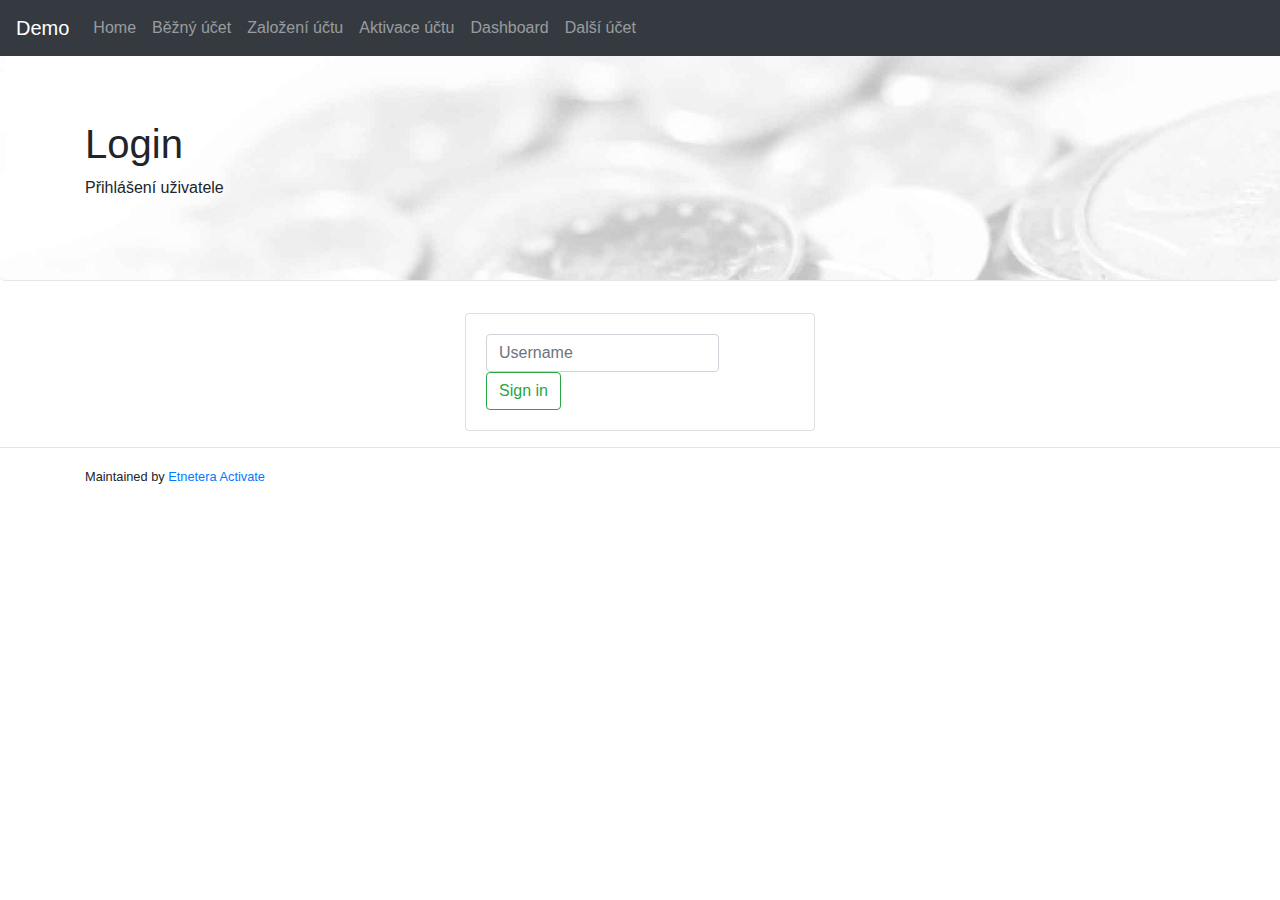
<file: login.html>
<!DOCTYPE html><html lang="en"><head><meta charset="utf-8"><meta name="viewport" content="width=device-width, initial-scale=1, shrink-to-fit=no"><meta name="description" content="Generated website to test analytics implementations."><meta name="author" content="Lukas Cech"><link rel="icon" href="favicon.ico"><link rel="apple-touch-icon" sizes="57x57" href="/assets/icons/apple-icon-57x57.png"><link rel="apple-touch-icon" sizes="60x60" href="/assets/icons/apple-icon-60x60.png"><link rel="apple-touch-icon" sizes="72x72" href="/assets/icons/apple-icon-72x72.png"><link rel="apple-touch-icon" sizes="76x76" href="/assets/icons/apple-icon-76x76.png"><link rel="apple-touch-icon" sizes="114x114" href="/assets/icons/apple-icon-114x114.png"><link rel="apple-touch-icon" sizes="120x120" href="/assets/icons/apple-icon-120x120.png"><link rel="apple-touch-icon" sizes="144x144" href="/assets/icons/apple-icon-144x144.png"><link rel="apple-touch-icon" sizes="152x152" href="/assets/icons/apple-icon-152x152.png"><link rel="apple-touch-icon" sizes="180x180" href="/assets/icons/apple-icon-180x180.png"><link rel="icon" type="image/png" sizes="192x192" href="/assets/icons/android-icon-192x192.png"><link rel="icon" type="image/png" sizes="32x32" href="/assets/icons/favicon-32x32.png"><link rel="icon" type="image/png" sizes="96x96" href="/assets/icons/favicon-96x96.png"><link rel="icon" type="image/png" sizes="16x16" href="/assets/icons/favicon-16x16.png"><link rel="manifest" href="/assets/icons/manifest.json"><meta name="msapplication-TileColor" content="#ffffff"><meta name="msapplication-TileImage" content="/assets/icons/ms-icon-144x144.png"><meta name="theme-color" content="#ffffff"><title>Web Analytics Demo - Login</title><link rel="stylesheet" href="/assets/css/bootstrap.min.css"><link rel="stylesheet" href="/assets/css/all.css"><link rel="stylesheet" href="/assets/css/styles.css"><!-- IE Hacks--><!--[if lt IE 9]><script src="/assets/js/ie8-responsive-file-warning.js"></script><![endif]--><script src="/assets/js/ie-emulation-modes-warning.js"></script><!-- IE10 viewport hack for Surface/desktop Windows 8 bug--><script src="/assets/js/ie10-viewport-bug-workaround.js"></script><!-- HTML5 shim and Respond.js IE8 support of HTML5 elements and media queries--><!--[if lt IE 9]><script src="https://oss.maxcdn.com/html5shiv/3.7.2/html5shiv.min.js"></script><script src="https://oss.maxcdn.com/respond/1.4.2/respond.min.js"></script><![endif]--><script src="/assets/js/init.js"></script><!-- Data Layer--><script type="text/javascript">dataLayer.push({ applicationContext: {application: "NDB", environment: "DEMO", language: "cs-CZ"} });dataLayer.push({ event: event: "view.screen", screenContext: {techName: "Login"}, windowFlowContext: {windowFlow: "Login", step: "Prihlasovaci stranka"} });</script><!-- Google Tag Manager--><script>(function (w, d, s, l, i) {
  w[l] = w[l] || [];
  w[l].push({'gtm.start': new Date().getTime(), event: 'gtm.js'});
  var f = d.getElementsByTagName(s)[0],
      j = d.createElement(s),
      dl = l != 'dataLayer' ? '&l=' + l : '';
  j.async = true;
  j.src = 'https://www.googletagmanager.com/gtm.js?id=' + i + dl;
  f.parentNode.insertBefore(j, f);
})(window, document, 'script', window.dataLayerName, 'GTM-TRL8D97');</script><!-- End Google Tag Manager--></head><body><nav class="navbar navbar-expand-md navbar-dark fixed-top bg-dark"><a class="navbar-brand" href="/">Demo</a><button class="navbar-toggler" type="button" data-toggle="collapse" data-target="#navbar" aria-controls="navbar" aria-expanded="false" aria-label="Toggle navigation"><span class="navbar-toggler-icon"></span></button><div class="collapse navbar-collapse" id="navbar"><ul class="navbar-nav mr-auto"><li><a class="nav-link" href="index.html">Home</a></li><li><a class="nav-link" href="product-detail.html">Běžný účet</a></li><li><a class="nav-link" href="ca-product-offer.html">Založení účtu</a></li><li><a class="nav-link" href="ca-activation.html">Aktivace účtu</a></li><li><a class="nav-link" href="dashboard.html">Dashboard</a></li><li><a class="nav-link" href="ca-additional-account.html">Další účet</a></li></ul></div></nav><main role="main"><!-- Main jumbotron for a primary marketing message or call to action--><div class="jumbotron"><div class="container"><h1>Login</h1><p>Přihlášení uživatele</p>
</div></div><div class="container"><div class="row justify-content-md-center"><div class="col-md-4"><div class="card"><div class="card-body"><form class="form-inline my-2 my-lg-0" id="loginForm" role="form" style="display:none"><input class="form-control mr-sm-2" type="text" name="username" placeholder="Username" autocomplete="username"> <button class="btn btn-outline-success my-2 my-sm-0" type="submit">Sign in</button></form></div></div></div></div></div><hr></main><footer class="container"><p><small>Maintained by <a href='https://activate.cz'>Etnetera Activate</a></small></p></footer><!-- /container--><script src="https://code.jquery.com/jquery-3.4.1.slim.min.js" integrity="sha256-pasqAKBDmFT4eHoN2ndd6lN370kFiGUFyTiUHWhU7k8=" crossorigin="anonymous"></script><script>window.jQuery || document.write('<script src="/assets/js/jquery-3.4.1.slim.min.js"><\\/script>')</script><script src="/assets/js/bootstrap.bundle.min.js"></script><script src="/assets/js/app.js"></script></body></html>
</file>
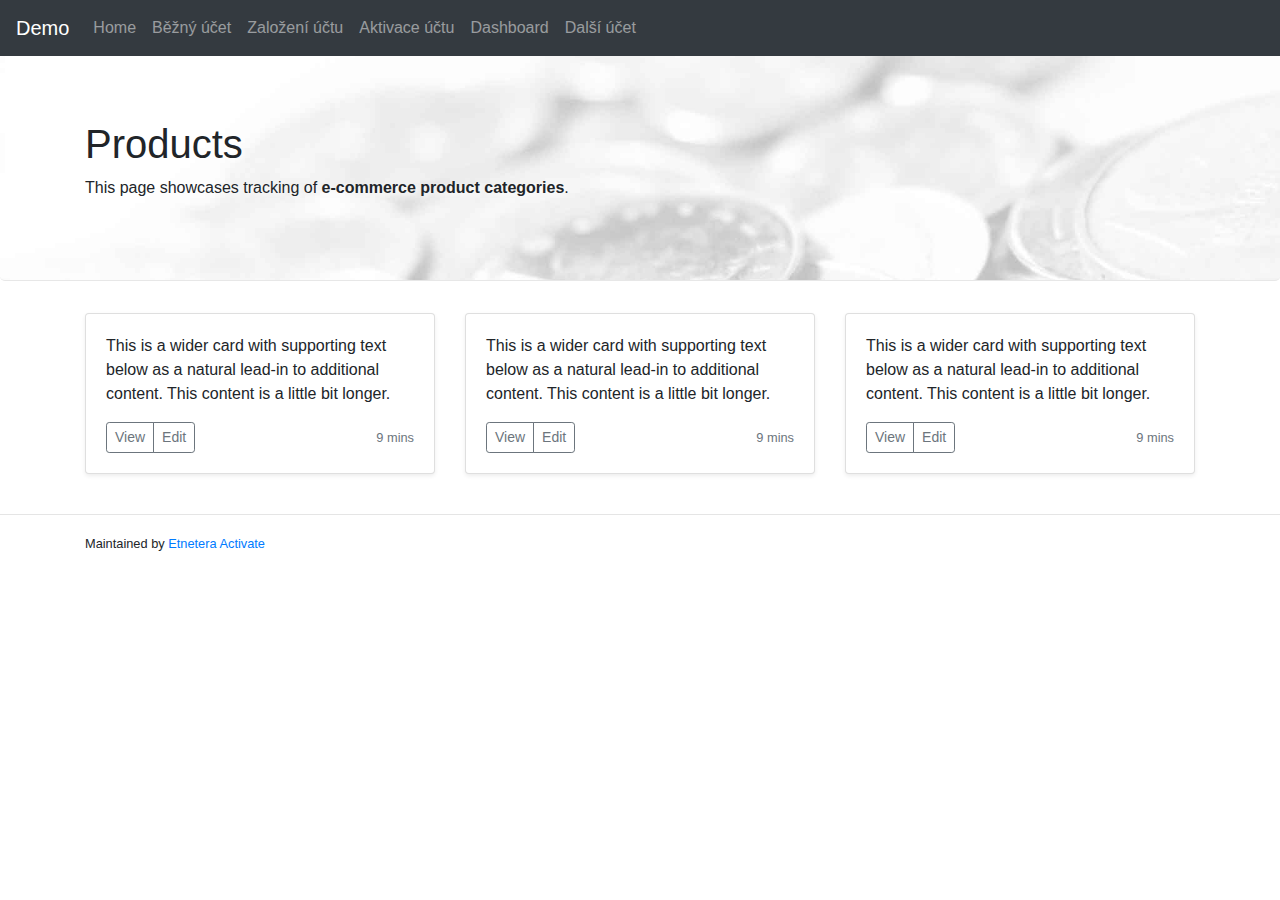
<file: product-category.html>
<!DOCTYPE html><html lang="en"><head><meta charset="utf-8"><meta name="viewport" content="width=device-width, initial-scale=1, shrink-to-fit=no"><meta name="description" content="Generated website to test analytics implementations."><meta name="author" content="Lukas Cech"><link rel="icon" href="favicon.ico"><link rel="apple-touch-icon" sizes="57x57" href="/assets/icons/apple-icon-57x57.png"><link rel="apple-touch-icon" sizes="60x60" href="/assets/icons/apple-icon-60x60.png"><link rel="apple-touch-icon" sizes="72x72" href="/assets/icons/apple-icon-72x72.png"><link rel="apple-touch-icon" sizes="76x76" href="/assets/icons/apple-icon-76x76.png"><link rel="apple-touch-icon" sizes="114x114" href="/assets/icons/apple-icon-114x114.png"><link rel="apple-touch-icon" sizes="120x120" href="/assets/icons/apple-icon-120x120.png"><link rel="apple-touch-icon" sizes="144x144" href="/assets/icons/apple-icon-144x144.png"><link rel="apple-touch-icon" sizes="152x152" href="/assets/icons/apple-icon-152x152.png"><link rel="apple-touch-icon" sizes="180x180" href="/assets/icons/apple-icon-180x180.png"><link rel="icon" type="image/png" sizes="192x192" href="/assets/icons/android-icon-192x192.png"><link rel="icon" type="image/png" sizes="32x32" href="/assets/icons/favicon-32x32.png"><link rel="icon" type="image/png" sizes="96x96" href="/assets/icons/favicon-96x96.png"><link rel="icon" type="image/png" sizes="16x16" href="/assets/icons/favicon-16x16.png"><link rel="manifest" href="/assets/icons/manifest.json"><meta name="msapplication-TileColor" content="#ffffff"><meta name="msapplication-TileImage" content="/assets/icons/ms-icon-144x144.png"><meta name="theme-color" content="#ffffff"><title>Web Analytics Demo - Products</title><link rel="stylesheet" href="/assets/css/bootstrap.min.css"><link rel="stylesheet" href="/assets/css/all.css"><link rel="stylesheet" href="/assets/css/styles.css"><!-- IE Hacks--><!--[if lt IE 9]><script src="/assets/js/ie8-responsive-file-warning.js"></script><![endif]--><script src="/assets/js/ie-emulation-modes-warning.js"></script><!-- IE10 viewport hack for Surface/desktop Windows 8 bug--><script src="/assets/js/ie10-viewport-bug-workaround.js"></script><!-- HTML5 shim and Respond.js IE8 support of HTML5 elements and media queries--><!--[if lt IE 9]><script src="https://oss.maxcdn.com/html5shiv/3.7.2/html5shiv.min.js"></script><script src="https://oss.maxcdn.com/respond/1.4.2/respond.min.js"></script><![endif]--><script src="/assets/js/init.js"></script><!-- Data Layer--><script type="text/javascript">dataLayer.push({ applicationContext: {application: "NDB", environment: "DEMO", language: "cs-CZ"} });dataLayer.push({ event: event: "view.screen", screenContext: {techName: "Rozcestnik produktu"} });</script><!-- Google Tag Manager--><script>(function (w, d, s, l, i) {
  w[l] = w[l] || [];
  w[l].push({'gtm.start': new Date().getTime(), event: 'gtm.js'});
  var f = d.getElementsByTagName(s)[0],
      j = d.createElement(s),
      dl = l != 'dataLayer' ? '&l=' + l : '';
  j.async = true;
  j.src = 'https://www.googletagmanager.com/gtm.js?id=' + i + dl;
  f.parentNode.insertBefore(j, f);
})(window, document, 'script', window.dataLayerName, 'GTM-TRL8D97');</script><!-- End Google Tag Manager--></head><body><nav class="navbar navbar-expand-md navbar-dark fixed-top bg-dark"><a class="navbar-brand" href="/">Demo</a><button class="navbar-toggler" type="button" data-toggle="collapse" data-target="#navbar" aria-controls="navbar" aria-expanded="false" aria-label="Toggle navigation"><span class="navbar-toggler-icon"></span></button><div class="collapse navbar-collapse" id="navbar"><ul class="navbar-nav mr-auto"><li><a class="nav-link" href="index.html">Home</a></li><li><a class="nav-link" href="product-detail.html">Běžný účet</a></li><li><a class="nav-link" href="ca-product-offer.html">Založení účtu</a></li><li><a class="nav-link" href="ca-activation.html">Aktivace účtu</a></li><li><a class="nav-link" href="dashboard.html">Dashboard</a></li><li><a class="nav-link" href="ca-additional-account.html">Další účet</a></li></ul></div></nav><main role="main"><!-- Main jumbotron for a primary marketing message or call to action--><div class="jumbotron"><div class="container"><h1>Products</h1><p>This page showcases tracking of <strong>e-commerce product categories</strong>.</p>
</div></div><div class="section" id="products"><div class="container"><div class="row"><div class="col-md-4"><div class="card mb-4 shadow-sm"><div class="card-body"><p class="card-text">This is a wider card with supporting text below as a natural lead-in to additional content. This content is a little bit longer.</p><div class="d-flex justify-content-between align-items-center"><div class="btn-group"><button class="btn btn-sm btn-outline-secondary" type="button">View</button><button class="btn btn-sm btn-outline-secondary" type="button">Edit</button></div><small class="text-muted">9 mins</small></div></div></div></div><div class="col-md-4"><div class="card mb-4 shadow-sm"><div class="card-body"><p class="card-text">This is a wider card with supporting text below as a natural lead-in to additional content. This content is a little bit longer.</p><div class="d-flex justify-content-between align-items-center"><div class="btn-group"><button class="btn btn-sm btn-outline-secondary" type="button">View</button><button class="btn btn-sm btn-outline-secondary" type="button">Edit</button></div><small class="text-muted">9 mins</small></div></div></div></div><div class="col-md-4"><div class="card mb-4 shadow-sm"><div class="card-body"><p class="card-text">This is a wider card with supporting text below as a natural lead-in to additional content. This content is a little bit longer.</p><div class="d-flex justify-content-between align-items-center"><div class="btn-group"><button class="btn btn-sm btn-outline-secondary" type="button">View</button><button class="btn btn-sm btn-outline-secondary" type="button">Edit</button></div><small class="text-muted">9 mins</small></div></div></div></div></div></div></div><hr></main><footer class="container"><p><small>Maintained by <a href='https://activate.cz'>Etnetera Activate</a></small></p></footer><!-- /container--><script src="https://code.jquery.com/jquery-3.4.1.slim.min.js" integrity="sha256-pasqAKBDmFT4eHoN2ndd6lN370kFiGUFyTiUHWhU7k8=" crossorigin="anonymous"></script><script>window.jQuery || document.write('<script src="/assets/js/jquery-3.4.1.slim.min.js"><\\/script>')</script><script src="/assets/js/bootstrap.bundle.min.js"></script><script src="/assets/js/app.js"></script></body></html>
</file>
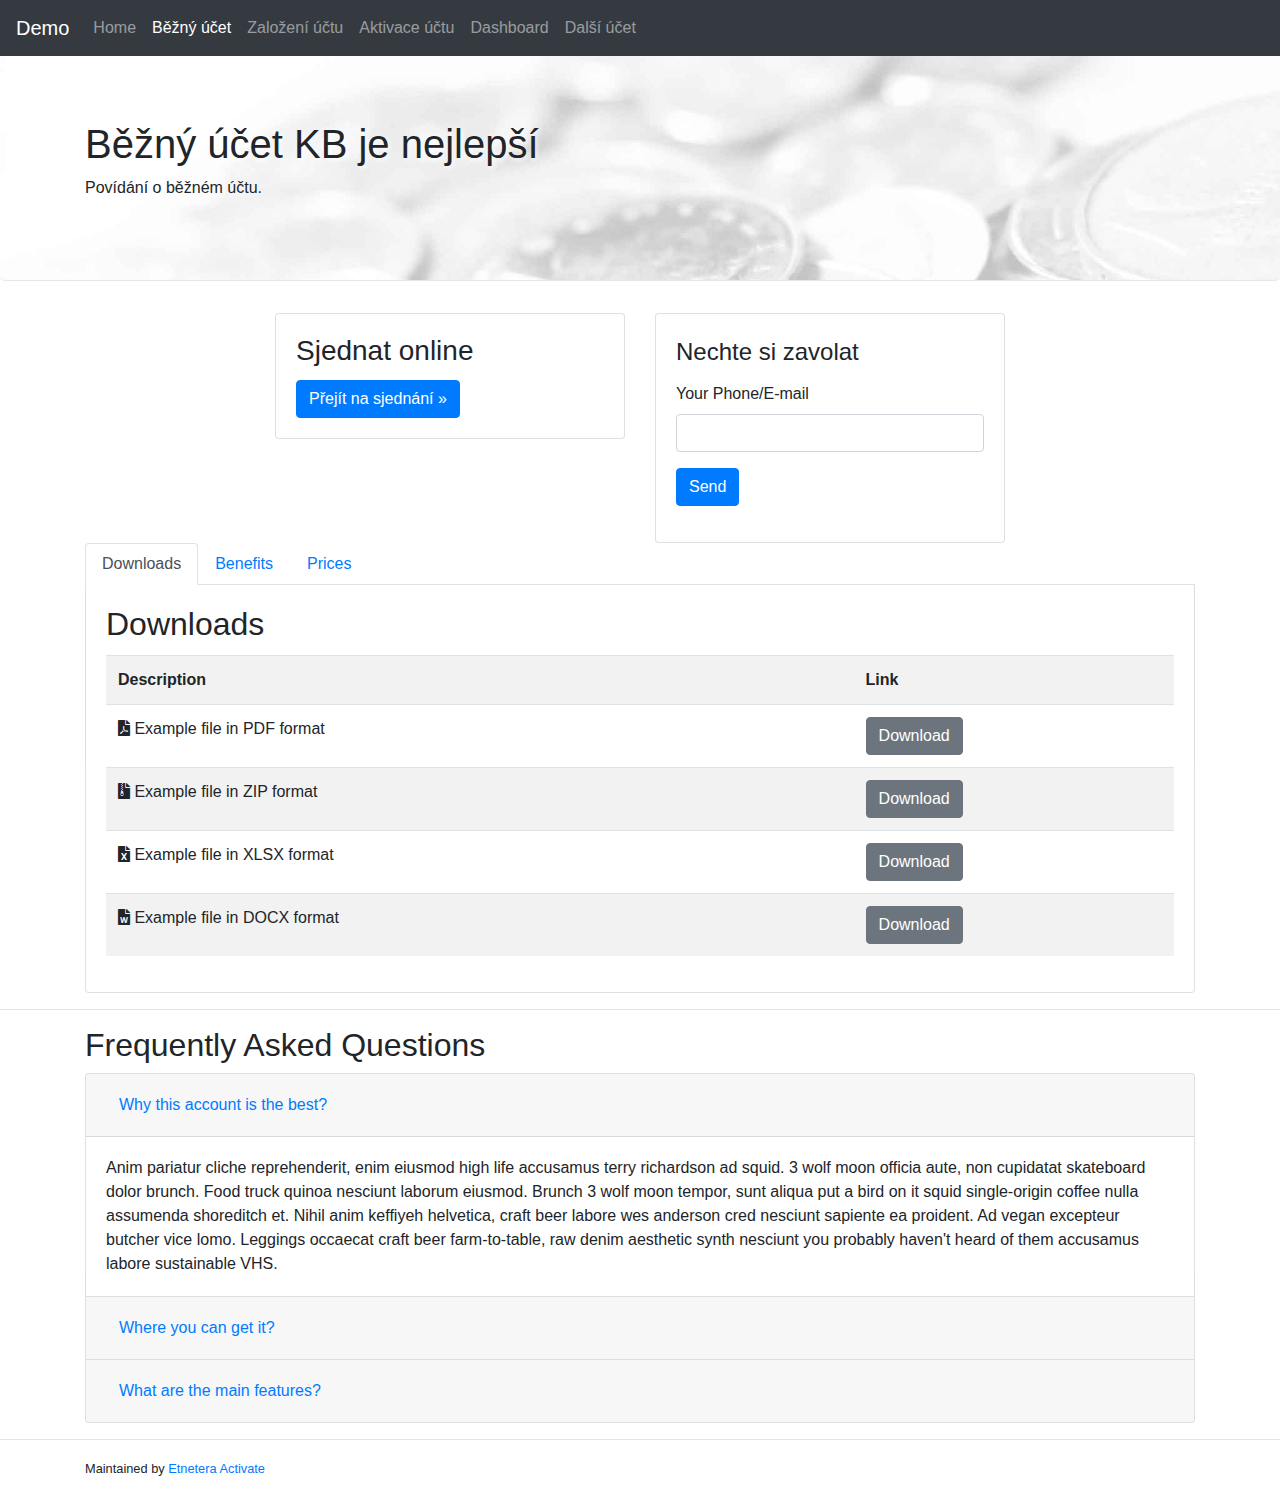
<file: product-detail.html>
<!DOCTYPE html><html lang="en"><head><meta charset="utf-8"><meta name="viewport" content="width=device-width, initial-scale=1, shrink-to-fit=no"><meta name="description" content="Generated website to test analytics implementations."><meta name="author" content="Lukas Cech"><link rel="icon" href="favicon.ico"><link rel="apple-touch-icon" sizes="57x57" href="/assets/icons/apple-icon-57x57.png"><link rel="apple-touch-icon" sizes="60x60" href="/assets/icons/apple-icon-60x60.png"><link rel="apple-touch-icon" sizes="72x72" href="/assets/icons/apple-icon-72x72.png"><link rel="apple-touch-icon" sizes="76x76" href="/assets/icons/apple-icon-76x76.png"><link rel="apple-touch-icon" sizes="114x114" href="/assets/icons/apple-icon-114x114.png"><link rel="apple-touch-icon" sizes="120x120" href="/assets/icons/apple-icon-120x120.png"><link rel="apple-touch-icon" sizes="144x144" href="/assets/icons/apple-icon-144x144.png"><link rel="apple-touch-icon" sizes="152x152" href="/assets/icons/apple-icon-152x152.png"><link rel="apple-touch-icon" sizes="180x180" href="/assets/icons/apple-icon-180x180.png"><link rel="icon" type="image/png" sizes="192x192" href="/assets/icons/android-icon-192x192.png"><link rel="icon" type="image/png" sizes="32x32" href="/assets/icons/favicon-32x32.png"><link rel="icon" type="image/png" sizes="96x96" href="/assets/icons/favicon-96x96.png"><link rel="icon" type="image/png" sizes="16x16" href="/assets/icons/favicon-16x16.png"><link rel="manifest" href="/assets/icons/manifest.json"><meta name="msapplication-TileColor" content="#ffffff"><meta name="msapplication-TileImage" content="/assets/icons/ms-icon-144x144.png"><meta name="theme-color" content="#ffffff"><title>Web Analytics Demo - Běžný účet KB je nejlepší</title><link rel="stylesheet" href="/assets/css/bootstrap.min.css"><link rel="stylesheet" href="/assets/css/all.css"><link rel="stylesheet" href="/assets/css/styles.css"><!-- IE Hacks--><!--[if lt IE 9]><script src="/assets/js/ie8-responsive-file-warning.js"></script><![endif]--><script src="/assets/js/ie-emulation-modes-warning.js"></script><!-- IE10 viewport hack for Surface/desktop Windows 8 bug--><script src="/assets/js/ie10-viewport-bug-workaround.js"></script><!-- HTML5 shim and Respond.js IE8 support of HTML5 elements and media queries--><!--[if lt IE 9]><script src="https://oss.maxcdn.com/html5shiv/3.7.2/html5shiv.min.js"></script><script src="https://oss.maxcdn.com/respond/1.4.2/respond.min.js"></script><![endif]--><script src="/assets/js/init.js"></script><!-- Data Layer--><script type="text/javascript">dataLayer.push({ applicationContext: {application: "NDB", environment: "DEMO", language: "cs-CZ"} });dataLayer.push({ event: "view.screen", screenContext: {techName: "Běžný účet KB je nejlepší"} });</script><!-- Google Tag Manager--><script>(function (w, d, s, l, i) {
  w[l] = w[l] || [];
  w[l].push({'gtm.start': new Date().getTime(), event: 'gtm.js'});
  var f = d.getElementsByTagName(s)[0],
      j = d.createElement(s),
      dl = l != 'dataLayer' ? '&l=' + l : '';
  j.async = true;
  j.src = 'https://www.googletagmanager.com/gtm.js?id=' + i + dl;
  f.parentNode.insertBefore(j, f);
})(window, document, 'script', window.dataLayerName, 'GTM-TRL8D97');</script><!-- End Google Tag Manager--></head><body><nav class="navbar navbar-expand-md navbar-dark fixed-top bg-dark"><a class="navbar-brand" href="/">Demo</a><button class="navbar-toggler" type="button" data-toggle="collapse" data-target="#navbar" aria-controls="navbar" aria-expanded="false" aria-label="Toggle navigation"><span class="navbar-toggler-icon"></span></button><div class="collapse navbar-collapse" id="navbar"><ul class="navbar-nav mr-auto"><li><a class="nav-link" href="index.html">Home</a></li><li class="active"><a class="nav-link" href="product-detail.html">Běžný účet</a></li><li><a class="nav-link" href="ca-product-offer.html">Založení účtu</a></li><li><a class="nav-link" href="ca-activation.html">Aktivace účtu</a></li><li><a class="nav-link" href="dashboard.html">Dashboard</a></li><li><a class="nav-link" href="ca-additional-account.html">Další účet</a></li></ul></div></nav><main role="main"><!-- Main jumbotron for a primary marketing message or call to action--><div class="jumbotron"><div class="container"><h1>Běžný účet KB je nejlepší</h1><p>Povídání o běžném účtu.</p>
</div></div><div class="container"><div class="row justify-content-md-center"><div class="col-md-4"><div class="card"><div class="card-body"><h3 class="card-title">Sjednat online</h3><a class="btn btn-primary" href="ca-product-offer.html" role="button">Přejít na sjednání &raquo;</a></div></div></div><div class="col-md-4"><div class="card"><div class="card-body"><div id="alerts"></div><form id="leadForm" role="form" action="" method="POST"><legend class="card-title">Nechte si zavolat</legend><div class="form-group" id="contact-group"><label class="control-label" for="contact-email">Your Phone/E-mail</label><input class="form-control" id="contact-email" type="text" name="contact" placeholder=""></div><div class="form-group"><input type="hidden" name="leadId" id="leadId" value=""><button class="btn btn-primary" type="submit">Send</button></div></form></div></div></div></div></div><div class="section" id="interactions"><div class="container"><!-- Nav tabs--><ul class="nav nav-tabs" role="tablist"><li class="nav-item"><a class="nav-link active" href="#downloads" aria-controls="downloads" role="tab" data-toggle="tab">Downloads</a></li><li class="nav-item"><a class="nav-link" href="#benefits" aria-controls="benefits" role="tab" data-toggle="tab">Benefits</a></li><li class="nav-item"><a class="nav-link" href="#prices" aria-controls="prices" role="tab" data-toggle="tab">Prices</a></li></ul><!-- Tab panes--><div class="tab-content card"><div class="tab-pane active" id="downloads" role="tabpanel"><div class="card-body"><h2 class="card-title">Downloads</h2><table class="table table-striped table-hover"><tbody><tr><th style="width:70%;">Description</th><th style="width:30%;">Link</th></tr><tr><td><span class="fas fa-file-pdf"></span> 
Example file in PDF format</td><td><a class="btn btn-secondary download" href="/assets/files/test.pdf">Download</a></td></tr><tr><td><span class="fas fa-file-archive"></span> 
Example file in ZIP format</td><td><a class="btn btn-secondary download" href="/assets/files/test.zip">Download</a></td></tr><tr><td><span class="fas fa-file-excel"></span> 
Example file in XLSX format</td><td><a class="btn btn-secondary download" href="/assets/files/test.xlsx">Download</a></td></tr><tr><td><span class="fas fa-file-word"></span> 
Example file in DOCX format</td><td><a class="btn btn-secondary download" href="/assets/files/test.docx">Download</a></td></tr></tbody></table></div></div><div class="tab-pane" id="benefits" role="tabpanel"><div class="card-body"><h2 class="card-title">Benefits</h2><p>The distinction between the terms <em>benefits</em> and <em>features</em> is an important concept in developing and marketing a product or service.
<em>Features</em> are characteristics that your product or service does or has. For example, some ovens include features such as self-cleaning, smooth stovetops, warming bins, or convection capabilities.<p><em>Benefits</em> are the reasons customers buy the product or service. For example, the benefits of some ovens to buyers include safety, ease of use, affordability, or—in the case of many ovens that feature stainless steel casings—prestige.</p><p>Just like products, services differ from one another in having distinctive features and benefits, though these differences may not always be so obvious to potential customers. One building contractor may use master painters while a second uses laborers to paint. Both will tell you they do painting, but one has master painters (a feature) and produces a better-looking paint job (a definite benefit).</p><p>Every product or service has a purpose. For example, the purpose of an oven is to bake raw food, but not all ovens have the same features and benefits.</p><p>The uniqueness of a product or service can set it apart from the competition. Features can communicate the capability of a product or service. But features are only valuable if customers see those particular features as valuable. You want products or services with features which customers perceive as valuable benefits. By highlighting benefits in marketing and sales efforts, you’ll increase your sales and profits.</p><p>It’s important to remember that customers buy products and services because they want to solve a problem or meet a need. Consciously or unconsciously, your customers will always be asking the question, “What’s in it for me?” Your product and service offerings have to deliver solutions and satisfy needs, or they won’t be successful.</p><p>Given that benefits are ultimately more important to your customers than features, it is imperative that you understand the benefits your products and services provide, emphasize these benefits in your sales efforts, and update your products and services when new or additional benefits are desired by your customers.</p><p>Think about how automotive manufacturers advertise. To sell minivans, they don’t emphasize the layout of the vehicle or its carrying capacity. They show images of happy families loading their kids, sports equipment, and toys into the vehicle. They emphasize the benefits above and beyond the features.</p><p>Here are some other examples emphasizing benefits beyond the features:</p><ul><li>A Web site shopping cart vendor who offers hosted solutions to medium-sized businesses can emphasize the convenience and time-savings of not having to maintain a Web site. It’s selling convenience, not software.</li><li>A carpet company might be more successful if it illustrated how its carpets could help create attractively decorated interiors. Pictures of beautiful rooms could be more beneficial than a stack of carpet samples or a list of fabric features. It’s selling beauty, not carpets.</li><li>A consulting company might focus its marketing efforts by highlighting its end product—improved performance and increased profits—not its consulting methods. It’s selling profitability, not consulting.</li><li>A manufacturer of computer printers might emphasize less hassle or less wasted time rather than emphasizing reliability or quality. It’s selling ease-of-use, not printers, and not quality.</li><li>A salmon fishery might emphasize the health benefits of eating salmon. It’s selling health, not fish.</li></ul><h3>When Do Features Matter the Most?</h3><p>Features always matter because they provide your customers with hints about how well your product or service will deliver its benefits. Although benefits are generally more important than features, there are some times when features make all the difference:</p><ul><li>When all the products in a category provide the same basic benefits, a unique feature may provide a competitive advantage. For example, when all boom boxes played tapes and CDs, the one with the bass booster stood out even though the benefit to the consumer was minimal. As another example, when all leadership consultants referred to similar performance improvement outcomes, the ones who developed online diagnostic tools distinguished their work from competitors.</li><li>When products or services can be easily compared with competitors’—as the Internet makes increasingly possible—consumers can choose products and services with the most features. Thus, even though most cell phones will provide its owner with the same general benefits for communication, a person considering which cell phone to buy may not choose a certain model if it is missing a feature not found on a competitor’s phone. For example, if one phone has Bluetooth connectivity and a second one does not, consumers may choose the one with this extra feature even if they don’t even know what Bluetooth connectivity is. It’s not that such connectivity is important, it’s just that it is so easy to compare the feature sets.</li></ul></p></div></div><div class="tab-pane" id="prices" role="tabpanel"><div class="card-body"><h2 class="card-title">Prices</h2></div></div></div></div></div><hr><div class="section"><div class="container"><h2>Frequently Asked Questions</h2><div class="accordion" id="accordion"><div class="card"><div class="card-header" id="headingOne"><h3 class="mb-0"><button class="btn btn-link" data-toggle="collapse" data-target="#collapseOne" aria-expanded="true" aria-controls="collapseOne"> Why this account is the best?</button></h3></div><div class="collapse show" id="collapseOne" data-title="#headingOne" aria-labelledby="headingOne" data-parent="#accordion"><div class="card-body">Anim pariatur cliche reprehenderit, enim eiusmod high life accusamus terry richardson ad squid. 3 wolf moon officia aute, non cupidatat skateboard dolor brunch. Food truck quinoa nesciunt laborum eiusmod. Brunch 3 wolf moon tempor, sunt aliqua put a bird on it squid single-origin coffee nulla assumenda shoreditch et. Nihil anim keffiyeh helvetica, craft beer labore wes anderson cred nesciunt sapiente ea proident. Ad vegan excepteur butcher vice lomo. Leggings occaecat craft beer farm-to-table, raw denim aesthetic synth nesciunt you probably haven't heard of them accusamus labore sustainable VHS.</div></div></div><div class="card"><div class="card-header" id="headingTwo"><h3 class="mb-0"><button class="btn btn-link" data-toggle="collapse" data-target="#collapseTwo" aria-expanded="false" aria-controls="collapseTwo"> Where you can get it?</button></h3></div><div class="collapse" id="collapseTwo" data-title="#headingTwo" #aria-labelledby="headingTwo" data-parent="#accordion"><div class="card-body">Anim pariatur cliche reprehenderit, enim eiusmod high life accusamus terry richardson ad squid. 3 wolf moon officia aute, non cupidatat skateboard dolor brunch. Food truck quinoa nesciunt laborum eiusmod. Brunch 3 wolf moon tempor, sunt aliqua put a bird on it squid single-origin coffee nulla assumenda shoreditch et. Nihil anim keffiyeh helvetica, craft beer labore wes anderson cred nesciunt sapiente ea proident. Ad vegan excepteur butcher vice lomo. Leggings occaecat craft beer farm-to-table, raw denim aesthetic synth nesciunt you probably haven't heard of them accusamus labore sustainable VHS.</div></div></div><div class="card"><div class="card-header" id="headingThree"><h3 class="mb-0"><button class="btn btn-link" data-toggle="collapse" data-target="#collapseThree" aria-expanded="false" aria-controls="collapseThree"> What are the main features?</button></h3></div><div class="collapse" id="collapseThree" data-title="#headingThree" aria-labelledby="headingThree" data-parent="#accordion"><div class="card-body">Anim pariatur cliche reprehenderit, enim eiusmod high life accusamus terry richardson ad squid. 3 wolf moon officia aute, non cupidatat skateboard dolor brunch. Food truck quinoa nesciunt laborum eiusmod. Brunch 3 wolf moon tempor, sunt aliqua put a bird on it squid single-origin coffee nulla assumenda shoreditch et. Nihil anim keffiyeh helvetica, craft beer labore wes anderson cred nesciunt sapiente ea proident. Ad vegan excepteur butcher vice lomo. Leggings occaecat craft beer farm-to-table, raw denim aesthetic synth nesciunt you probably haven't heard of them accusamus labore sustainable VHS.</div></div></div></div></div></div><hr></main><footer class="container"><p><small>Maintained by <a href='https://activate.cz'>Etnetera Activate</a></small></p></footer><!-- /container--><script src="https://code.jquery.com/jquery-3.4.1.slim.min.js" integrity="sha256-pasqAKBDmFT4eHoN2ndd6lN370kFiGUFyTiUHWhU7k8=" crossorigin="anonymous"></script><script>window.jQuery || document.write('<script src="/assets/js/jquery-3.4.1.slim.min.js"><\\/script>')</script><script src="/assets/js/bootstrap.bundle.min.js"></script><script src="/assets/js/app.js"></script></body></html>
</file>
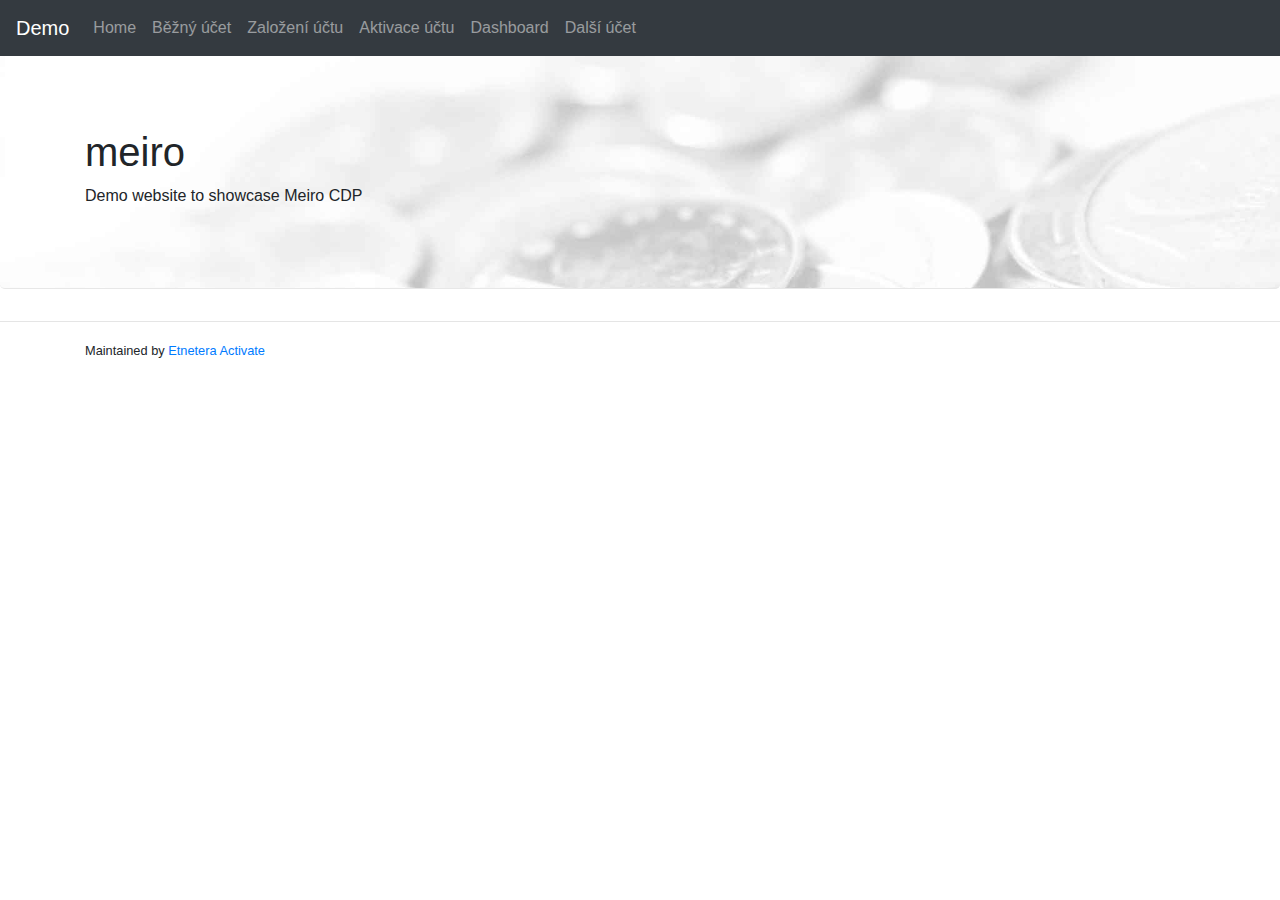
<file: README.html>
<!DOCTYPE html><html lang="en"><head><meta charset="utf-8"><meta name="viewport" content="width=device-width, initial-scale=1, shrink-to-fit=no"><meta name="description" content="Generated website to test analytics implementations."><meta name="author" content="Lukas Cech"><link rel="icon" href="favicon.ico"><link rel="apple-touch-icon" sizes="57x57" href="/assets/icons/apple-icon-57x57.png"><link rel="apple-touch-icon" sizes="60x60" href="/assets/icons/apple-icon-60x60.png"><link rel="apple-touch-icon" sizes="72x72" href="/assets/icons/apple-icon-72x72.png"><link rel="apple-touch-icon" sizes="76x76" href="/assets/icons/apple-icon-76x76.png"><link rel="apple-touch-icon" sizes="114x114" href="/assets/icons/apple-icon-114x114.png"><link rel="apple-touch-icon" sizes="120x120" href="/assets/icons/apple-icon-120x120.png"><link rel="apple-touch-icon" sizes="144x144" href="/assets/icons/apple-icon-144x144.png"><link rel="apple-touch-icon" sizes="152x152" href="/assets/icons/apple-icon-152x152.png"><link rel="apple-touch-icon" sizes="180x180" href="/assets/icons/apple-icon-180x180.png"><link rel="icon" type="image/png" sizes="192x192" href="/assets/icons/android-icon-192x192.png"><link rel="icon" type="image/png" sizes="32x32" href="/assets/icons/favicon-32x32.png"><link rel="icon" type="image/png" sizes="96x96" href="/assets/icons/favicon-96x96.png"><link rel="icon" type="image/png" sizes="16x16" href="/assets/icons/favicon-16x16.png"><link rel="manifest" href="/assets/icons/manifest.json"><meta name="msapplication-TileColor" content="#ffffff"><meta name="msapplication-TileImage" content="/assets/icons/ms-icon-144x144.png"><meta name="theme-color" content="#ffffff"><title>Web Analytics Demo - </title><link rel="stylesheet" href="/assets/css/bootstrap.min.css"><link rel="stylesheet" href="/assets/css/all.css"><link rel="stylesheet" href="/assets/css/styles.css"><!-- IE Hacks--><!--[if lt IE 9]><script src="/assets/js/ie8-responsive-file-warning.js"></script><![endif]--><script src="/assets/js/ie-emulation-modes-warning.js"></script><!-- IE10 viewport hack for Surface/desktop Windows 8 bug--><script src="/assets/js/ie10-viewport-bug-workaround.js"></script><!-- HTML5 shim and Respond.js IE8 support of HTML5 elements and media queries--><!--[if lt IE 9]><script src="https://oss.maxcdn.com/html5shiv/3.7.2/html5shiv.min.js"></script><script src="https://oss.maxcdn.com/respond/1.4.2/respond.min.js"></script><![endif]--><script src="/assets/js/init.js"></script><!-- Data Layer--><script type="text/javascript">dataLayer.push({ applicationContext: {application: "NDB", environment: "DEMO", language: "cs-CZ"} });</script><!-- Google Tag Manager--><script>(function (w, d, s, l, i) {
  w[l] = w[l] || [];
  w[l].push({'gtm.start': new Date().getTime(), event: 'gtm.js'});
  var f = d.getElementsByTagName(s)[0],
      j = d.createElement(s),
      dl = l != 'dataLayer' ? '&l=' + l : '';
  j.async = true;
  j.src = 'https://www.googletagmanager.com/gtm.js?id=' + i + dl;
  f.parentNode.insertBefore(j, f);
})(window, document, 'script', window.dataLayerName, 'GTM-TRL8D97');</script><!-- End Google Tag Manager--></head><body><nav class="navbar navbar-expand-md navbar-dark fixed-top bg-dark"><a class="navbar-brand" href="/">Demo</a><button class="navbar-toggler" type="button" data-toggle="collapse" data-target="#navbar" aria-controls="navbar" aria-expanded="false" aria-label="Toggle navigation"><span class="navbar-toggler-icon"></span></button><div class="collapse navbar-collapse" id="navbar"><ul class="navbar-nav mr-auto"><li><a class="nav-link" href="index.html">Home</a></li><li><a class="nav-link" href="product-detail.html">Běžný účet</a></li><li><a class="nav-link" href="ca-product-offer.html">Založení účtu</a></li><li><a class="nav-link" href="ca-activation.html">Aktivace účtu</a></li><li><a class="nav-link" href="dashboard.html">Dashboard</a></li><li><a class="nav-link" href="ca-additional-account.html">Další účet</a></li></ul></div></nav><main role="main"><!-- Main jumbotron for a primary marketing message or call to action--><div class="jumbotron"><div class="container"><h1></h1><h1 id="meiro">meiro</h1>
<p>Demo website to showcase Meiro CDP</p>
</div></div><hr></main><footer class="container"><p><small>Maintained by <a href='https://activate.cz'>Etnetera Activate</a></small></p></footer><!-- /container--><script src="https://code.jquery.com/jquery-3.4.1.slim.min.js" integrity="sha256-pasqAKBDmFT4eHoN2ndd6lN370kFiGUFyTiUHWhU7k8=" crossorigin="anonymous"></script><script>window.jQuery || document.write('<script src="/assets/js/jquery-3.4.1.slim.min.js"><\\/script>')</script><script src="/assets/js/bootstrap.bundle.min.js"></script><script src="/assets/js/app.js"></script></body></html>
</file>
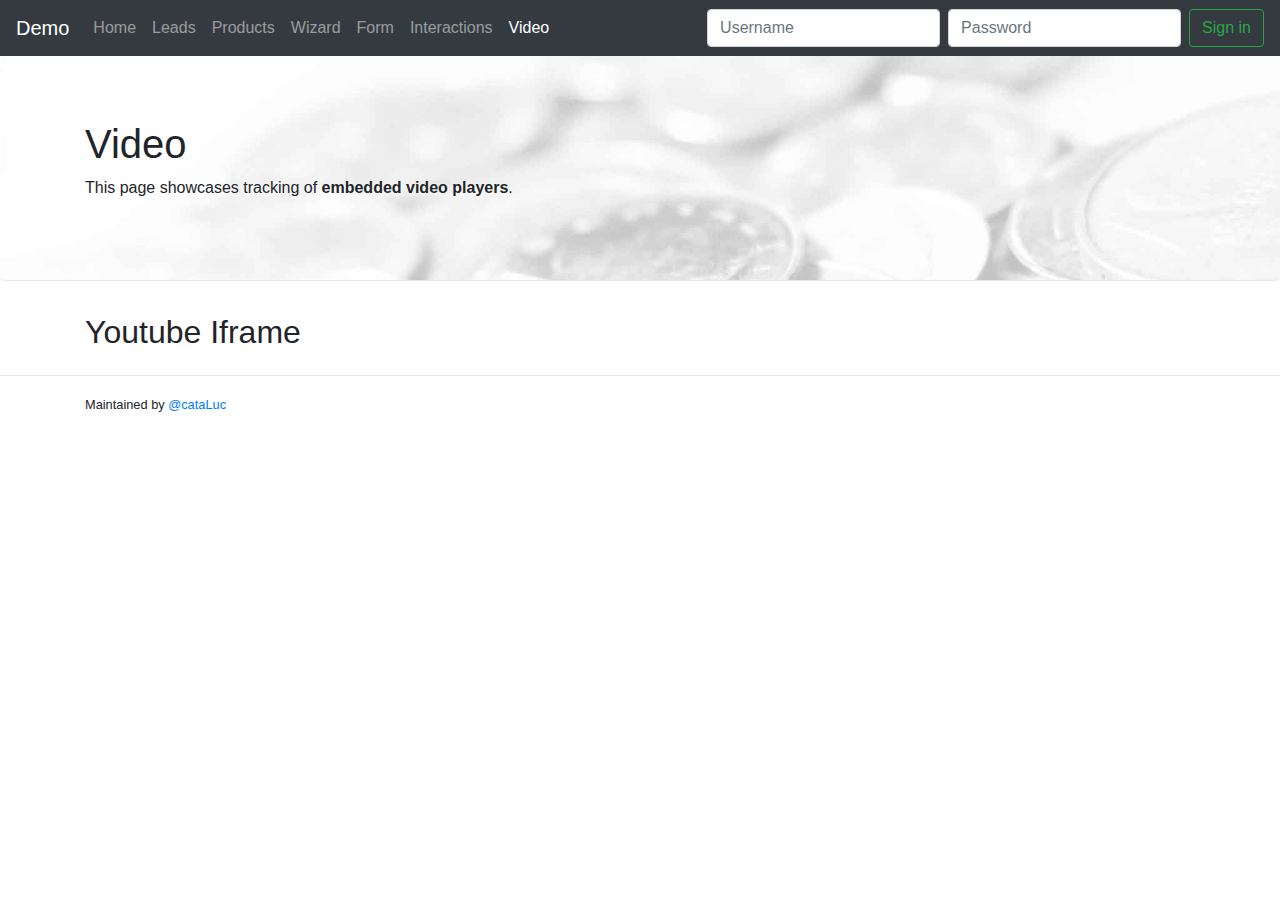
<file: video.html>
<!DOCTYPE html><html lang="en"><head><meta charset="utf-8"><meta name="viewport" content="width=device-width, initial-scale=1, shrink-to-fit=no"><meta name="description" content="Generated website to test analytics implementations."><meta name="author" content="Demogram generator"><link rel="icon" href="favicon.ico"><link rel="apple-touch-icon" sizes="57x57" href="/assets/icons/apple-icon-57x57.png"><link rel="apple-touch-icon" sizes="60x60" href="/assets/icons/apple-icon-60x60.png"><link rel="apple-touch-icon" sizes="72x72" href="/assets/icons/apple-icon-72x72.png"><link rel="apple-touch-icon" sizes="76x76" href="/assets/icons/apple-icon-76x76.png"><link rel="apple-touch-icon" sizes="114x114" href="/assets/icons/apple-icon-114x114.png"><link rel="apple-touch-icon" sizes="120x120" href="/assets/icons/apple-icon-120x120.png"><link rel="apple-touch-icon" sizes="144x144" href="/assets/icons/apple-icon-144x144.png"><link rel="apple-touch-icon" sizes="152x152" href="/assets/icons/apple-icon-152x152.png"><link rel="apple-touch-icon" sizes="180x180" href="/assets/icons/apple-icon-180x180.png"><link rel="icon" type="image/png" sizes="192x192" href="/assets/icons/android-icon-192x192.png"><link rel="icon" type="image/png" sizes="32x32" href="/assets/icons/favicon-32x32.png"><link rel="icon" type="image/png" sizes="96x96" href="/assets/icons/favicon-96x96.png"><link rel="icon" type="image/png" sizes="16x16" href="/assets/icons/favicon-16x16.png"><link rel="manifest" href="/assets/icons/manifest.json"><meta name="msapplication-TileColor" content="#ffffff"><meta name="msapplication-TileImage" content="/assets/icons/ms-icon-144x144.png"><meta name="theme-color" content="#ffffff"><title>Meiro Demo - Video</title><link rel="stylesheet" href="/assets/css/bootstrap.min.css"><link rel="stylesheet" href="https://use.fontawesome.com/releases/v5.8.2/css/all.css" integrity="sha384-oS3vJWv+0UjzBfQzYUhtDYW+Pj2yciDJxpsK1OYPAYjqT085Qq/1cq5FLXAZQ7Ay" crossorigin="anonymous"><link rel="stylesheet" href="/assets/css/styles.css"><!-- IE Hacks--><!--[if lt IE 9]><script src="/assets/js/ie8-responsive-file-warning.js"></script><![endif]--><script src="/assets/js/ie-emulation-modes-warning.js"></script><!-- IE10 viewport hack for Surface/desktop Windows 8 bug--><script src="/assets/js/ie10-viewport-bug-workaround.js"></script><!-- HTML5 shim and Respond.js IE8 support of HTML5 elements and media queries--><!--[if lt IE 9]><script src="https://oss.maxcdn.com/html5shiv/3.7.2/html5shiv.min.js"></script><script src="https://oss.maxcdn.com/respond/1.4.2/respond.min.js"></script><![endif]--><!-- Data Layer--><script type="text/javascript">var dataLayer = dataLayer || [];
window.dataLayerName = 'dataLayer';dataLayer.push({event: "pageData", pageType: "video"});</script><script src="/assets/js/init.js"></script><!-- Google Tag Manager--><script>(function(w,d,s,l,i){w[l]=w[l]||[];w[l].push({'gtm.start':
new Date().getTime(),event:'gtm.js'});var f=d.getElementsByTagName(s)[0],
j=d.createElement(s),dl=l!='dataLayer'?'&l='+l:'';j.async=true;j.src=
'https://www.googletagmanager.com/gtm.js?id='+i+dl;f.parentNode.insertBefore(j,f);
})(window,document,'script','dataLayer','GTM-TRL8D97');</script><!-- End Google Tag Manager--></head><body><!-- Google Tag Manager (noscript)--><noscript><iframe src="https://www.googletagmanager.com/ns.html?id=GTM-TRL8D97" height="0" width="0" style="display:none;visibility:hidden"></iframe></noscript><!-- End Google Tag Manager (noscript)--><nav class="navbar navbar-expand-md navbar-dark fixed-top bg-dark"><a class="navbar-brand" href="/">Demo</a><button class="navbar-toggler" type="button" data-toggle="collapse" data-target="#navbar" aria-controls="navbar" aria-expanded="false" aria-label="Toggle navigation"><span class="navbar-toggler-icon"></span></button><div class="collapse navbar-collapse" id="navbar"><ul class="navbar-nav mr-auto"><li><a class="nav-link" href="index.html">Home</a></li><li><a class="nav-link" href="lead.html">Leads</a></li><li><a class="nav-link" href="product-category.html">Products</a></li><li><a class="nav-link" href="wizard.html">Wizard</a></li><li><a class="nav-link" href="form.html">Form</a></li><li><a class="nav-link" href="interactions.html">Interactions</a></li><li class="active"><a class="nav-link" href="video.html">Video</a></li></ul><form class="form-inline my-2 my-lg-0" id="loginForm" role="form" style="display:none"><input class="form-control mr-sm-2" type="text" name="username" placeholder="Username" autocomplete="username"> <input class="form-control mr-sm-2" type="password" name="password" placeholder="Password" autocomplete="current-password"> <button class="btn btn-outline-success my-2 my-sm-0" type="submit">Sign in</button></form></div></nav><main role="main"><!-- Main jumbotron for a primary marketing message or call to action--><div class="jumbotron"><div class="container"><h1>Video</h1><p>This page showcases tracking of <strong>embedded video players</strong>.</p>
</div></div><div class="container"><div class="row"><div class="col-md-12"><h2>Youtube Iframe</h2></div></div><div class="row"><div class="col-md-6"><div id="player-1"></div></div><div class="col-md-6"><div id="player-2"></div></div></div></div><hr></main><footer class="container"><p><small>Maintained by <a href='https://twitter.com/cataLuc'>@cataLuc</a></small></p></footer><!-- /container--><script src="https://code.jquery.com/jquery-3.4.1.slim.min.js" integrity="sha256-pasqAKBDmFT4eHoN2ndd6lN370kFiGUFyTiUHWhU7k8=" crossorigin="anonymous"></script><script>window.jQuery || document.write('<script src="/assets/js/jquery-3.4.1.slim.min.js"><\\/script>')</script><script src="/assets/js/bootstrap.bundle.min.js"></script><script src="/assets/js/app.js"></script></body></html>
</file>
<file: assets/css/styles.css>
/* Move down content because we have a fixed navbar that is 3.5rem tall */
body {
  padding-top: 3.5rem;
}

.jumbotron {
  background: url(/assets/img/finance-bg.jpg) no-repeat 0 50%;
  background-size: cover;
  border-bottom: 1px solid #e7e7e7;
  text-shadow: White 0.1em 0.1em 0.3em;
}

.tab-content.card {
  border-top: 0;
  border-radius: 0 0 4px 4px;
}

.input-medium {
  max-width: 15em;
}
.date {
  max-width: 9em;
}
</file>
